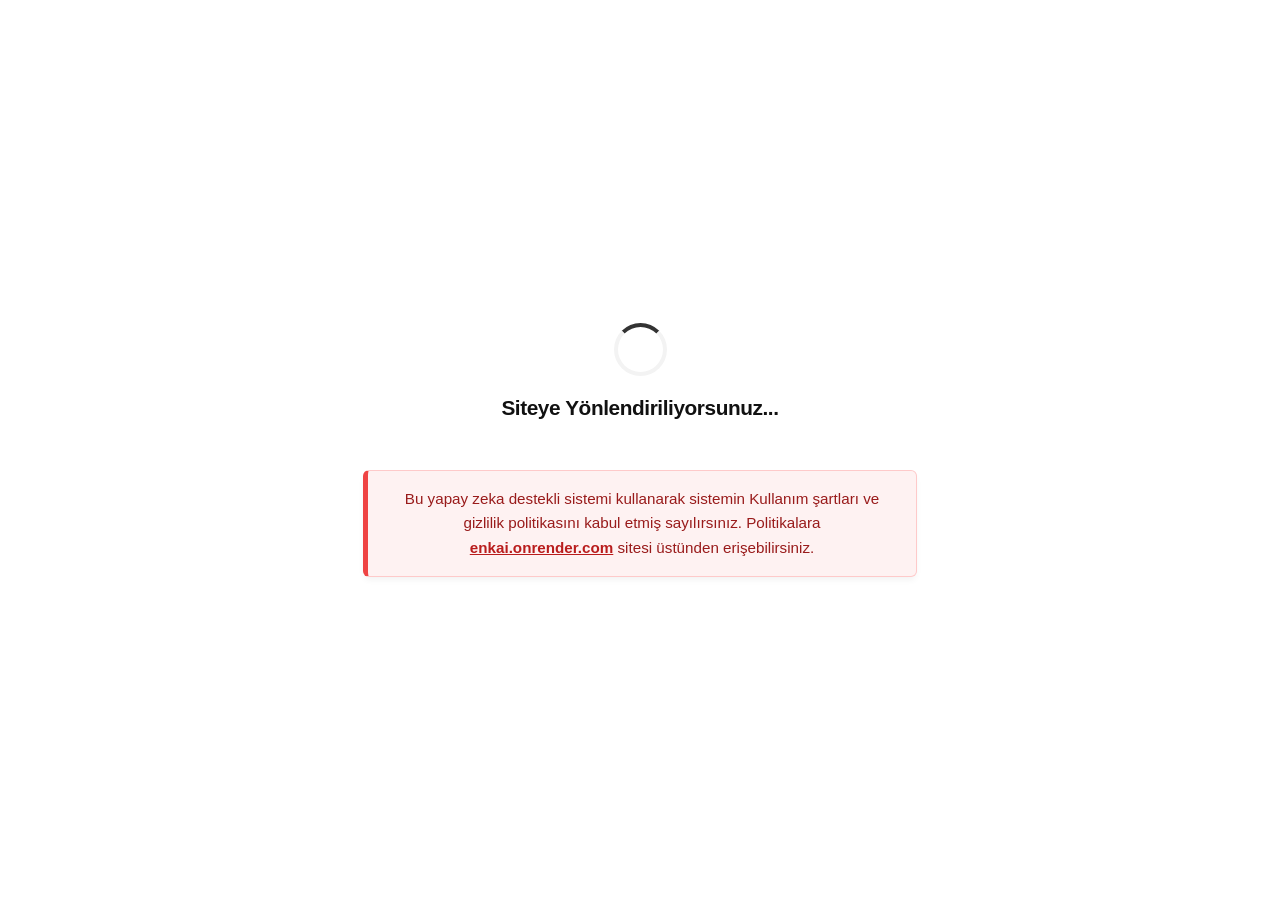
<file: chatbot.html>
<!DOCTYPE html>
<html lang="tr">
<head>
    <meta charset="UTF-8">
    <meta name="viewport" content="width=device-width, initial-scale=1.0">
    <title>EN-KAI | Güvenli Yönlendirme</title>
    <style>
        /* Tamamen saf beyaz ve merkezlenmiş tasarım */
        body {
            background-color: #ffffff;
            margin: 0;
            height: 100vh;
            display: flex;
            flex-direction: column;
            justify-content: center;
            align-items: center;
            font-family: -apple-system, BlinkMacSystemFont, "Segoe UI", Roboto, Helvetica, Arial, sans-serif;
        }

        /* Yükleme Animasyonu Konteyneri */
        .loader-container {
            display: flex;
            flex-direction: column;
            align-items: center;
            gap: 20px;
        }

        /* Şık Spinner (Dönen Halka) Animasyonu */
        .spinner {
            width: 45px;
            height: 45px;
            border: 4px solid #f3f3f3; /* Açık gri arka plan */
            border-top: 4px solid #333333; /* Koyu gri dönen kısım */
            border-radius: 50%;
            animation: spin 1s linear infinite;
        }

        @keyframes spin {
            0% { transform: rotate(0deg); }
            100% { transform: rotate(360deg); }
        }

        .loading-text {
            font-size: 1.3rem;
            color: #111;
            font-weight: 600;
            letter-spacing: -0.02em;
        }

        /* Kırmızı Uyarı Kutucuğu */
        .warning-box {
            margin-top: 50px;
            background-color: #fef2f2;
            border: 1px solid #fecaca;
            border-left: 5px solid #ef4444; /* Sol tarafı kalın kırmızı */
            padding: 16px 24px;
            max-width: 500px;
            text-align: center;
            color: #991b1b;
            font-size: 0.95rem;
            line-height: 1.6;
            border-radius: 6px;
            box-shadow: 0 4px 6px -1px rgba(0, 0, 0, 0.05);
        }

        .warning-box a {
            color: #b91c1c;
            font-weight: bold;
            text-decoration: underline;
        }

        /* Bot Tuzağı (Honeypot) - İnsanlar Göremez, Botlar Form Sanıp Doldurur */
        .honeypot-wrapper {
            opacity: 0;
            position: absolute;
            top: -9999px;
            left: -9999px;
            z-index: -1;
        }
    </style>
</head>
<body>

    <div class="honeypot-wrapper">
        <label for="bot-check">Lütfen bu alanı boş bırakın (Eğer insansanız):</label>
        <input type="text" id="bot-check" name="bot-check" value="" autocomplete="off" tabindex="-1">
    </div>

    <div class="loader-container">
        <div class="spinner"></div>
        <div class="loading-text">Siteye Yönlendiriliyorsunuz...</div>
    </div>

    <div class="warning-box">
        Bu yapay zeka destekli sistemi kullanarak sistemin Kullanım şartları ve gizlilik politikasını kabul etmiş sayılırsınız. Politikalara <a href="https://enkai.onrender.com">enkai.onrender.com</a> sitesi üstünden erişebilirsiniz.
    </div>

    <script>
        // Sayfa açıldıktan sonra tam 5 saniye (5000 ms) sayar
        setTimeout(function() {
            // Gizli inputun içindeki değeri alıyoruz
            var honeypotValue = document.getElementById('bot-check').value;
            
            // Eğer o gizli kutucuk doldurulmuşsa (yani işlemi bir bot yapıyorsa)
            if (honeypotValue !== "") {
                console.warn("Şüpheli aktivite (Bot) tespit edildi. Yönlendirme iptal edildi.");
                // Botu sahte bir boş sayfaya hapsediyoruz
                document.body.innerHTML = `
                    <div style="display: flex; justify-content: center; align-items: center; height: 100vh; color: #dc2626; font-family: sans-serif; font-weight: bold; font-size: 1.5rem;">
                        403 - Erişim Reddedildi (Bot Algılandı)
                    </div>
                `;
                return; // Kodun aşağıya inip gerçek siteye yönlendirmesini durdurur
            }
            
            // Kutucuk boşsa (yani temiz, gerçek bir insansa) EN-KAI'ye gönder
            window.location.href = "https://enkai.onrender.com";
            
        }, 5000);
    </script>

</body>
</html>
</file>
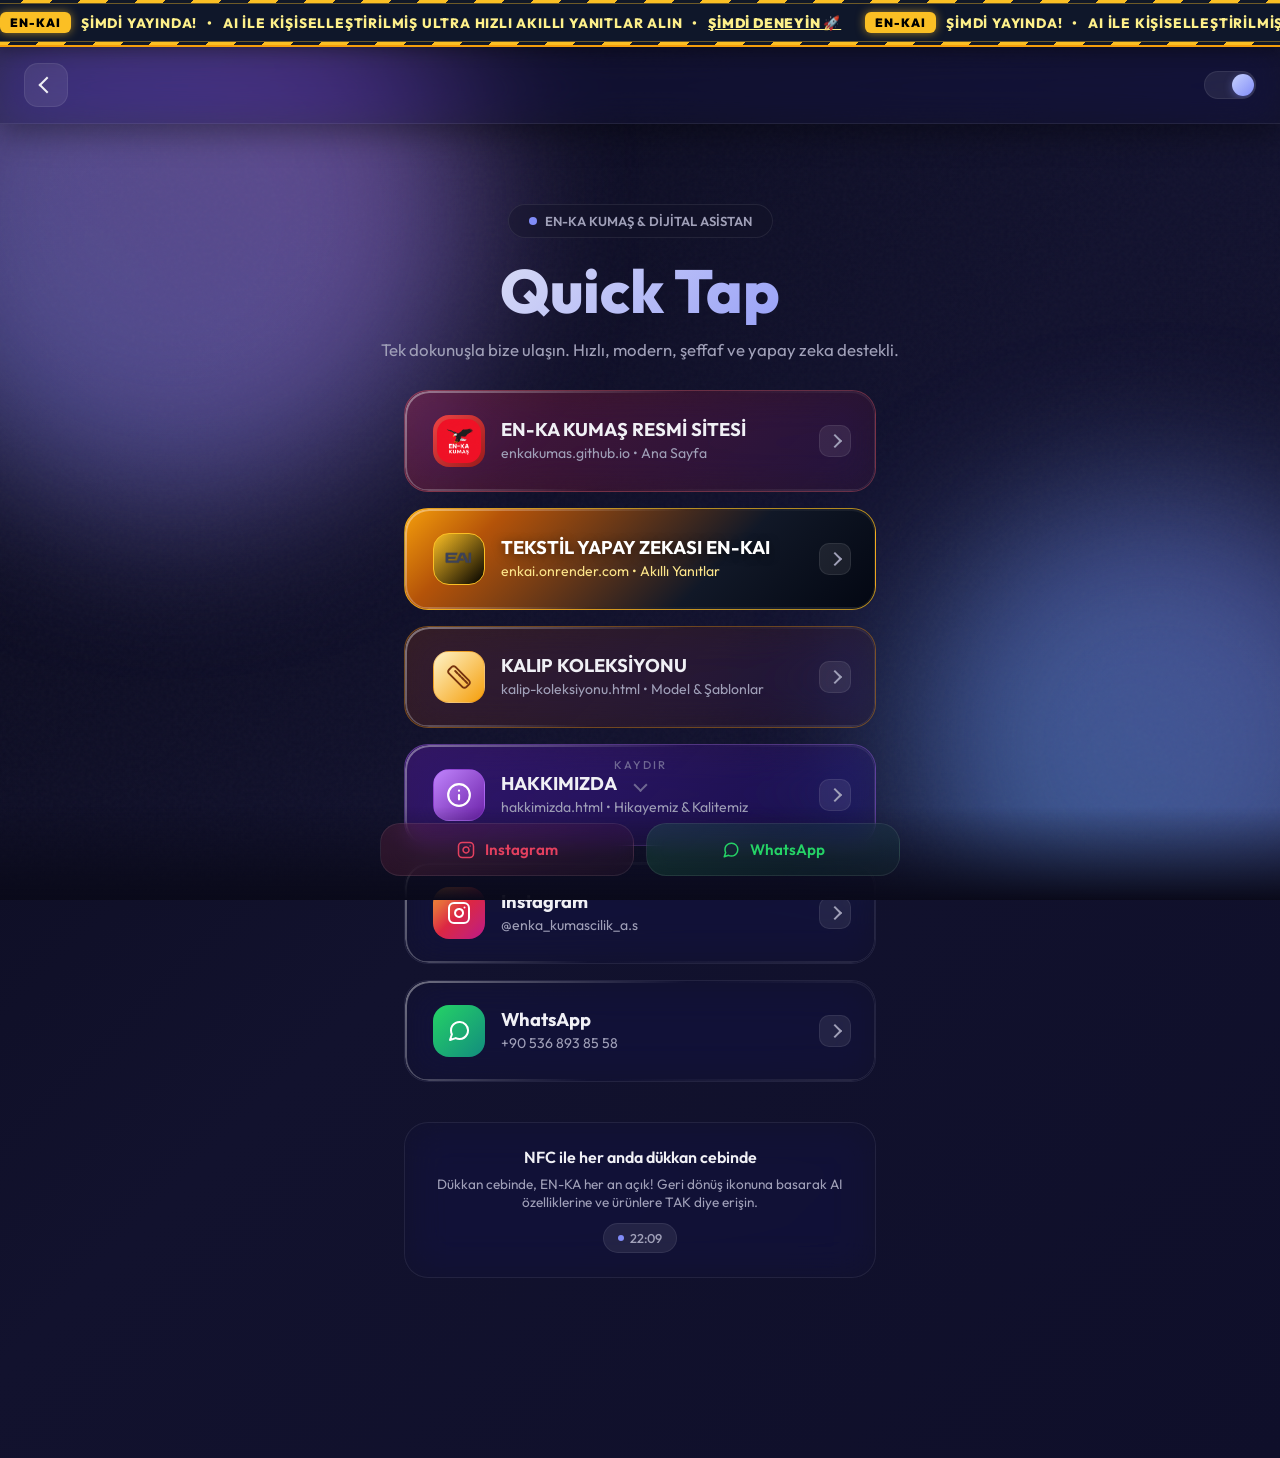
<file: enka_quick_tap.html>
<!DOCTYPE html>
<html lang="tr">
<head>
    <meta charset="UTF-8">
    <meta name="viewport" content="width=device-width, initial-scale=1.0">
    <title>EN-KA Quick Tap & Dijital Ekosistem</title>
    <link rel="preconnect" href="https://fonts.googleapis.com">
    <link href="https://fonts.googleapis.com/css2?family=Outfit:wght@300;400;500;600;700;800;900&display=swap" rel="stylesheet">
    <style>
        :root {
            --glass-bg: rgba(255, 255, 255, 0.15);
            --glass-border: rgba(255, 255, 255, 0.25);
            --glass-shadow: 0 8px 32px rgba(0, 0, 0, 0.1);
            --text-primary: #1a1a2e;
            --text-secondary: #4a4a6a;
            --accent: #6366f1;
            --accent-glow: rgba(99, 102, 241, 0.3);
            --bg-gradient-1: #f0f4ff;
            --bg-gradient-2: #e8eaff;
            --bg-gradient-3: #f5f0ff;
            --card-bg: rgba(255, 255, 255, 0.6);
            --btn-bg: rgba(255, 255, 255, 0.7);
            --whatsapp: #25d366;
            --instagram: #e4405f;

            /* Özel Kart Renk Tanımları */
            --red-glass-bg: linear-gradient(135deg, rgba(239, 68, 68, 0.18), rgba(220, 38, 38, 0.06));
            --red-glass-border: rgba(239, 68, 68, 0.35);
            --red-glow: rgba(239, 68, 68, 0.25);

            --purple-glass-bg: linear-gradient(135deg, rgba(147, 51, 234, 0.18), rgba(109, 40, 217, 0.06));
            --purple-glass-border: rgba(168, 85, 247, 0.35);
            --purple-glow: rgba(168, 85, 247, 0.25);

            --cream-glass-bg: linear-gradient(135deg, rgba(254, 243, 199, 0.75), rgba(251, 207, 232, 0.25));
            --cream-glass-border: rgba(217, 119, 6, 0.3);
            --cream-glow: rgba(245, 158, 11, 0.2);

            --enkai-glass-bg: linear-gradient(135deg, #fbbf24 0%, #d97706 20%, #18181b 70%, #09090b 100%);
            --enkai-glass-border: rgba(251, 191, 36, 0.6);
            --enkai-glow: rgba(251, 191, 36, 0.4);
        }

        [data-theme="dark"] {
            --glass-bg: rgba(20, 20, 40, 0.4);
            --glass-border: rgba(255, 255, 255, 0.08);
            --glass-shadow: 0 8px 32px rgba(0, 0, 0, 0.4);
            --text-primary: #f0f0f5;
            --text-secondary: #a0a0b8;
            --accent: #818cf8;
            --accent-glow: rgba(129, 140, 248, 0.4);
            --bg-gradient-1: #0a0a1a;
            --bg-gradient-2: #12122e;
            --bg-gradient-3: #0f0f2a;
            --card-bg: rgba(255, 255, 255, 0.05);
            --btn-bg: rgba(255, 255, 255, 0.08);

            --red-glass-bg: linear-gradient(135deg, rgba(220, 38, 38, 0.28), rgba(127, 29, 29, 0.15));
            --red-glass-border: rgba(248, 113, 113, 0.3);

            --purple-glass-bg: linear-gradient(135deg, rgba(126, 34, 206, 0.3), rgba(58, 12, 107, 0.15));
            --purple-glass-border: rgba(192, 132, 252, 0.3);

            --cream-glass-bg: linear-gradient(135deg, rgba(120, 53, 15, 0.35), rgba(69, 26, 3, 0.2));
            --cream-glass-border: rgba(245, 158, 11, 0.35);

            --enkai-glass-bg: linear-gradient(135deg, #f59e0b 0%, #b45309 18%, #111827 65%, #030712 100%);
            --enkai-glass-border: rgba(251, 191, 36, 0.7);
        }

        * {
            margin: 0;
            padding: 0;
            box-sizing: border-box;
        }

        body {
            font-family: 'Outfit', sans-serif;
            background: linear-gradient(135deg, var(--bg-gradient-1), var(--bg-gradient-2), var(--bg-gradient-3));
            min-height: 100vh;
            color: var(--text-primary);
            overflow-x: hidden;
            transition: background 0.8s ease;
        }

        /* Animated Background Mesh */
        .bg-mesh {
            position: fixed;
            top: 0;
            left: 0;
            width: 100%;
            height: 100%;
            z-index: -1;
            overflow: hidden;
        }

        .bg-mesh::before,
        .bg-mesh::after {
            content: '';
            position: absolute;
            border-radius: 50%;
            filter: blur(80px);
            opacity: 0.5;
            animation: float 20s infinite ease-in-out;
        }

        .bg-mesh::before {
            width: 600px;
            height: 600px;
            background: linear-gradient(45deg, var(--accent), #c084fc);
            top: -10%;
            left: -10%;
            animation-delay: 0s;
        }

        .bg-mesh::after {
            width: 500px;
            height: 500px;
            background: linear-gradient(45deg, #60a5fa, var(--accent));
            bottom: -10%;
            right: -10%;
            animation-delay: -10s;
        }

        @keyframes float {
            0%, 100% { transform: translate(0, 0) scale(1); }
            33% { transform: translate(50px, -50px) scale(1.1); }
            66% { transform: translate(-30px, 30px) scale(0.9); }
        }

        /* Noise Texture Overlay */
        .noise {
            position: fixed;
            top: 0;
            left: 0;
            width: 100%;
            height: 100%;
            z-index: 0;
            opacity: 0.03;
            pointer-events: none;
            background-image: url("data:image/svg+xml,%3Csvg viewBox='0 0 256 256' xmlns='http://www.w3.org/2000/svg'%3E%3Cfilter id='noise'%3E%3CfeTurbulence type='fractalNoise' baseFrequency='0.9' numOctaves='4' stitchTiles='stitch'/%3E%3C/filter%3E%3Crect width='100%25' height='100%25' filter='url(%23noise)'/%3E%3C/svg%3E");
        }

        /* ================= TOP ANNOUNCEMENT WORK TAPE (SİYAH-SARI İŞ ŞERİDİ MARQUEE) ================= */
        .work-tape-banner {
            width: 100%;
            background: repeating-linear-gradient(
                -45deg,
                #111827,
                #111827 20px,
                #fbbf24 20px,
                #fbbf24 40px
            );
            color: #000000;
            padding: 3px 0;
            box-shadow: 0 4px 15px rgba(0, 0, 0, 0.3);
            position: relative;
            z-index: 1005;
            overflow: hidden;
            border-bottom: 2px solid #f59e0b;
        }

        .work-tape-inner {
            background: #0f172a;
            color: #fbbf24;
            padding: 8px 0;
            display: flex;
            align-items: center;
            overflow: hidden;
            border-top: 1px solid rgba(251, 191, 36, 0.4);
            border-bottom: 1px solid rgba(251, 191, 36, 0.4);
            font-weight: 800;
            font-size: 0.85rem;
            letter-spacing: 0.8px;
            text-transform: uppercase;
        }

        .marquee-track {
            display: flex;
            white-space: nowrap;
            will-change: transform;
            animation: marqueeScroll 22s linear infinite;
        }

        .marquee-track:hover {
            animation-play-state: paused;
        }

        .marquee-content {
            display: flex;
            align-items: center;
            gap: 24px;
            padding-right: 24px;
        }

        .marquee-item {
            display: inline-flex;
            align-items: center;
            gap: 10px;
            text-decoration: none;
            color: #fef08a;
            transition: color 0.3s;
        }

        .marquee-item:hover {
            color: #ffffff;
            text-shadow: 0 0 8px rgba(251, 191, 36, 0.8);
        }

        .badge-ai-flash {
            background: #fbbf24;
            color: #000;
            padding: 3px 10px;
            border-radius: 6px;
            font-size: 0.75rem;
            font-weight: 900;
            letter-spacing: 1px;
            box-shadow: 0 0 10px rgba(251, 191, 36, 0.6);
            animation: flashPulse 1.5s infinite alternate;
        }

        @keyframes marqueeScroll {
            0% { transform: translateX(0); }
            100% { transform: translateX(-50%); }
        }

        @keyframes flashPulse {
            0% { transform: scale(1); box-shadow: 0 0 6px rgba(251, 191, 36, 0.5); }
            100% { transform: scale(1.05); box-shadow: 0 0 16px rgba(251, 191, 36, 0.9); }
        }

        /* ================= ÇARŞAMBA HALK GÜNÜ BANNERİ ================= */
        .wednesday-banner {
            display: none; /* JS ile Çarşamba günü aktif olur */
            background: linear-gradient(90deg, #ec4899, #8b5cf6, #3b82f6, #ec4899);
            background-size: 300% 300%;
            animation: gradientMove 6s ease infinite, pulseWed 2s infinite alternate;
            color: #ffffff;
            text-align: center;
            padding: 10px 16px;
            font-weight: 800;
            font-size: 0.9rem;
            letter-spacing: 0.5px;
            box-shadow: 0 8px 25px rgba(236, 72, 153, 0.35);
            position: relative;
            z-index: 1004;
            border-bottom: 1px solid rgba(255, 255, 255, 0.3);
        }

        .wednesday-banner-content {
            display: inline-flex;
            align-items: center;
            justify-content: center;
            gap: 10px;
            flex-wrap: wrap;
        }

        .wed-sparkle {
            font-size: 1.1rem;
            animation: rotateSparkle 3s infinite linear;
        }

        @keyframes gradientMove {
            0% { background-position: 0% 50%; }
            50% { background-position: 100% 50%; }
            100% { background-position: 0% 50%; }
        }

        @keyframes pulseWed {
            0% { transform: scale(1); }
            100% { transform: scale(1.01); }
        }

        @keyframes rotateSparkle {
            0% { transform: rotate(0deg); }
            100% { transform: rotate(360deg); }
        }

        /* Header */
        .header {
            position: fixed;
            top: 0;
            left: 0;
            right: 0;
            z-index: 1000;
            padding: 16px 24px;
            display: flex;
            justify-content: space-between;
            align-items: center;
            background: var(--glass-bg);
            backdrop-filter: blur(20px) saturate(180%);
            -webkit-backdrop-filter: blur(20px) saturate(180%);
            border-bottom: 1px solid var(--glass-border);
            box-shadow: var(--glass-shadow);
            transition: top 0.3s;
        }

        /* Top spacing adjustment for header when banners exist */
        body.has-top-banners .header {
            position: relative;
        }

        /* Back Icon - Pure CSS Arrow */
        .back-btn {
            width: 44px;
            height: 44px;
            border-radius: 14px;
            background: var(--btn-bg);
            border: 1px solid var(--glass-border);
            display: flex;
            align-items: center;
            justify-content: center;
            cursor: pointer;
            text-decoration: none;
            transition: all 0.3s cubic-bezier(0.4, 0, 0.2, 1);
            position: relative;
            overflow: hidden;
        }

        .back-btn::before {
            content: '';
            position: absolute;
            inset: 0;
            background: linear-gradient(135deg, transparent, rgba(255,255,255,0.2));
            opacity: 0;
            transition: opacity 0.3s;
        }

        .back-btn:hover::before {
            opacity: 1;
        }

        .back-btn:hover {
            transform: translateX(-3px);
            box-shadow: 0 4px 20px var(--accent-glow);
            border-color: var(--accent);
        }

        .back-icon {
            width: 18px;
            height: 18px;
            position: relative;
        }

        .back-icon::before {
            content: '';
            position: absolute;
            width: 10px;
            height: 10px;
            border-left: 2.5px solid var(--text-primary);
            border-bottom: 2.5px solid var(--text-primary);
            transform: rotate(45deg);
            top: 50%;
            left: 55%;
            transform: translate(-50%, -50%) rotate(45deg);
            transition: border-color 0.3s;
        }

        .back-btn:hover .back-icon::before {
            border-color: var(--accent);
        }

        /* Theme Toggle */
        .theme-toggle {
            width: 52px;
            height: 28px;
            border-radius: 14px;
            background: var(--btn-bg);
            border: 1px solid var(--glass-border);
            position: relative;
            cursor: pointer;
            transition: all 0.4s cubic-bezier(0.4, 0, 0.2, 1);
            overflow: hidden;
        }

        .theme-toggle::before {
            content: '';
            position: absolute;
            width: 22px;
            height: 22px;
            border-radius: 50%;
            background: linear-gradient(135deg, #fbbf24, #f59e0b);
            top: 2px;
            left: 3px;
            transition: all 0.4s cubic-bezier(0.4, 0, 0.2, 1);
            box-shadow: 0 2px 8px rgba(251, 191, 36, 0.4);
        }

        [data-theme="dark"] .theme-toggle::before {
            left: 27px;
            background: linear-gradient(135deg, #c7d2fe, #818cf8);
            box-shadow: 0 2px 8px rgba(129, 140, 248, 0.4);
        }

        .theme-toggle:hover {
            box-shadow: 0 0 20px var(--accent-glow);
        }

        /* Main Content */
        .main-content {
            padding-top: 40px;
            padding-bottom: 140px;
            position: relative;
            z-index: 1;
        }

        /* Hero Section */
        .hero {
            text-align: center;
            padding: 40px 24px 30px;
            max-width: 600px;
            margin: 0 auto;
        }

        .brand-badge {
            display: inline-flex;
            align-items: center;
            gap: 8px;
            padding: 8px 20px;
            background: var(--glass-bg);
            backdrop-filter: blur(10px);
            border: 1px solid var(--glass-border);
            border-radius: 100px;
            font-size: 13px;
            font-weight: 600;
            color: var(--text-secondary);
            margin-bottom: 20px;
            animation: fadeInUp 0.6s ease;
        }

        .brand-badge .pulse {
            width: 8px;
            height: 8px;
            border-radius: 50%;
            background: var(--accent);
            animation: pulse 2s infinite;
        }

        @keyframes pulse {
            0%, 100% { opacity: 1; transform: scale(1); }
            50% { opacity: 0.5; transform: scale(1.2); }
        }

        .hero h1 {
            font-size: clamp(2.3rem, 7vw, 3.8rem);
            font-weight: 800;
            line-height: 1.1;
            margin-bottom: 14px;
            background: linear-gradient(135deg, var(--text-primary), var(--accent));
            -webkit-background-clip: text;
            -webkit-text-fill-color: transparent;
            background-clip: text;
            animation: fadeInUp 0.6s ease 0.1s both;
        }

        .hero .subtitle {
            font-size: 1.05rem;
            color: var(--text-secondary);
            font-weight: 400;
            animation: fadeInUp 0.6s ease 0.2s both;
        }

        @keyframes fadeInUp {
            from {
                opacity: 0;
                transform: translateY(20px);
            }
            to {
                opacity: 1;
                transform: translateY(0);
            }
        }

        /* Liquid Glass Cards */
        .cards-grid {
            display: grid;
            grid-template-columns: 1fr;
            gap: 16px;
            padding: 0 24px;
            max-width: 520px;
            margin: 0 auto;
        }

        .glass-card {
            background: var(--glass-bg);
            backdrop-filter: blur(20px) saturate(180%);
            -webkit-backdrop-filter: blur(20px) saturate(180%);
            border: 1px solid var(--glass-border);
            border-radius: 24px;
            padding: 24px 28px;
            position: relative;
            overflow: hidden;
            transition: all 0.4s cubic-bezier(0.4, 0, 0.2, 1);
            cursor: pointer;
            text-decoration: none;
            color: inherit;
            display: block;
        }

        .glass-card::before {
            content: '';
            position: absolute;
            top: 0;
            left: -100%;
            width: 100%;
            height: 100%;
            background: linear-gradient(90deg, transparent, rgba(255,255,255,0.15), transparent);
            transition: left 0.6s;
        }

        .glass-card:hover::before {
            left: 100%;
        }

        .glass-card::after {
            content: '';
            position: absolute;
            inset: 0;
            border-radius: 24px;
            padding: 1.5px;
            background: linear-gradient(135deg, rgba(255,255,255,0.4), transparent, rgba(255,255,255,0.1));
            -webkit-mask: linear-gradient(#fff 0 0) content-box, linear-gradient(#fff 0 0);
            -webkit-mask-composite: xor;
            mask-composite: exclude;
            pointer-events: none;
        }

        .glass-card:hover {
            transform: translateY(-4px) scale(1.02);
            box-shadow: 0 20px 40px var(--accent-glow);
            border-color: rgba(255, 255, 255, 0.4);
        }

        /* Özel Kart Stilleri */
        /* 1. EN-KA KUMAŞ RESMİ SİTESİ (Kırmızımsı Minimal Camsı Görünüm) */
        .glass-card.card-official {
            background: var(--red-glass-bg);
            border: 1px solid var(--red-glass-border);
        }
        .glass-card.card-official:hover {
            box-shadow: 0 20px 40px var(--red-glow);
            border-color: rgba(239, 68, 68, 0.6);
        }

        /* 2. TEKSTİL YAPAY ZEKASI EN-KAI (Özel Tema: Sarı Başta Siyah Sonda) */
        .glass-card.card-enkai {
            background: var(--enkai-glass-bg);
            border: 1.5px solid var(--enkai-glass-border);
            color: #ffffff !important;
        }
        .glass-card.card-enkai .card-title {
            color: #ffffff !important;
            text-shadow: 0 2px 10px rgba(0,0,0,0.5);
        }
        .glass-card.card-enkai .card-desc {
            color: #fde68a !important;
        }
        .glass-card.card-enkai:hover {
            box-shadow: 0 20px 45px var(--enkai-glow);
            border-color: #fbbf24;
        }

        /* 3. KALIP KOLEKSİYONU (Krem Rengi) */
        .glass-card.card-kalip {
            background: var(--cream-glass-bg);
            border: 1px solid var(--cream-glass-border);
        }
        .glass-card.card-kalip:hover {
            box-shadow: 0 20px 40px var(--cream-glow);
            border-color: rgba(217, 119, 6, 0.5);
        }

        /* 4. HAKKIMIZDA (Morlu) */
        .glass-card.card-hakkimizda {
            background: var(--purple-glass-bg);
            border: 1px solid var(--purple-glass-border);
        }
        .glass-card.card-hakkimizda:hover {
            box-shadow: 0 20px 40px var(--purple-glow);
            border-color: rgba(168, 85, 247, 0.6);
        }

        .card-header {
            display: flex;
            align-items: center;
            gap: 16px;
        }

        .card-icon {
            width: 52px;
            height: 52px;
            border-radius: 16px;
            display: flex;
            align-items: center;
            justify-content: center;
            font-size: 24px;
            flex-shrink: 0;
            position: relative;
            overflow: hidden;
            background: var(--btn-bg);
            border: 1px solid var(--glass-border);
        }

        .card-icon img {
            width: 100%;
            height: 100%;
            object-fit: cover;
            border-radius: 14px;
        }

        .card-icon.ig {
            background: linear-gradient(135deg, #f09433, #e6683c, #dc2743, #cc2366, #bc1888);
            border: none;
        }

        .card-icon.wa {
            background: linear-gradient(135deg, #25d366, #128c7e);
            border: none;
        }

        .card-icon.official-icon {
            background: linear-gradient(135deg, #ef4444, #991b1b);
            border: none;
            padding: 4px;
        }

        .card-icon.enkai-icon {
            background: linear-gradient(135deg, #fbbf24, #000000);
            border: 1px solid #fbbf24;
            padding: 2px;
        }

        .card-icon.kalip-icon {
            background: linear-gradient(135deg, #fef3c7, #f59e0b);
            border: 1px solid rgba(217, 119, 6, 0.3);
            color: #78350f;
        }

        .card-icon.hakkimizda-icon {
            background: linear-gradient(135deg, #c084fc, #6b21a8);
            border: 1px solid rgba(168, 85, 247, 0.3);
            color: #ffffff;
        }

        .card-title {
            font-size: 1.15rem;
            font-weight: 700;
            color: var(--text-primary);
            margin-bottom: 3px;
        }

        .card-desc {
            font-size: 0.88rem;
            color: var(--text-secondary);
            line-height: 1.4;
        }

        .card-arrow {
            position: absolute;
            right: 24px;
            top: 50%;
            transform: translateY(-50%);
            width: 32px;
            height: 32px;
            border-radius: 10px;
            background: var(--btn-bg);
            border: 1px solid var(--glass-border);
            display: flex;
            align-items: center;
            justify-content: center;
            transition: all 0.3s;
        }

        .card-arrow::after {
            content: '';
            width: 8px;
            height: 8px;
            border-right: 2px solid var(--text-secondary);
            border-top: 2px solid var(--text-secondary);
            transform: rotate(45deg);
            transition: border-color 0.3s;
        }

        .glass-card:hover .card-arrow {
            background: var(--accent);
            border-color: var(--accent);
            transform: translateY(-50%) translateX(4px);
        }

        .glass-card.card-enkai:hover .card-arrow {
            background: #fbbf24;
            border-color: #fbbf24;
        }

        .glass-card.card-enkai:hover .card-arrow::after {
            border-color: #000000;
        }

        .glass-card:hover .card-arrow::after {
            border-color: white;
        }

        /* Info Section */
        .info-section {
            padding: 40px 24px;
            max-width: 520px;
            margin: 0 auto;
        }

        .info-card {
            background: var(--glass-bg);
            backdrop-filter: blur(20px) saturate(180%);
            border: 1px solid var(--glass-border);
            border-radius: 24px;
            padding: 24px;
            text-align: center;
        }

        .info-card h3 {
            font-size: 1rem;
            font-weight: 600;
            color: var(--text-primary);
            margin-bottom: 8px;
        }

        .info-card p {
            font-size: 0.85rem;
            color: var(--text-secondary);
        }

        .time-indicator {
            display: inline-flex;
            align-items: center;
            gap: 6px;
            margin-top: 12px;
            padding: 6px 14px;
            background: var(--btn-bg);
            border: 1px solid var(--glass-border);
            border-radius: 100px;
            font-size: 0.8rem;
            font-weight: 500;
            color: var(--text-secondary);
        }

        .time-dot {
            width: 6px;
            height: 6px;
            border-radius: 50%;
            background: var(--accent);
            animation: pulse 2s infinite;
        }

        /* Floating Bottom Bar */
        .bottom-bar {
            position: fixed;
            bottom: 0;
            left: 0;
            right: 0;
            z-index: 1000;
            padding: 16px 24px 24px;
            background: linear-gradient(to top, var(--bg-gradient-1), transparent);
            pointer-events: none;
        }

        .bottom-actions {
            display: flex;
            gap: 12px;
            max-width: 520px;
            margin: 0 auto;
            pointer-events: all;
        }

        .action-btn {
            flex: 1;
            padding: 16px 20px;
            border-radius: 20px;
            border: 1px solid var(--glass-border);
            font-family: 'Outfit', sans-serif;
            font-size: 0.95rem;
            font-weight: 600;
            cursor: pointer;
            text-decoration: none;
            display: flex;
            align-items: center;
            justify-content: center;
            gap: 10px;
            transition: all 0.3s cubic-bezier(0.4, 0, 0.2, 1);
            position: relative;
            overflow: hidden;
        }

        .action-btn::before {
            content: '';
            position: absolute;
            inset: 0;
            background: linear-gradient(135deg, rgba(255,255,255,0.2), transparent);
            opacity: 0;
            transition: opacity 0.3s;
        }

        .action-btn:hover::before {
            opacity: 1;
        }

        .btn-ig {
            background: linear-gradient(135deg, rgba(228, 64, 95, 0.15), rgba(228, 64, 95, 0.05));
            color: var(--instagram);
            backdrop-filter: blur(10px);
        }

        .btn-ig:hover {
            transform: translateY(-2px);
            box-shadow: 0 8px 24px rgba(228, 64, 95, 0.3);
            border-color: rgba(228, 64, 95, 0.3);
        }

        .btn-wa {
            background: linear-gradient(135deg, rgba(37, 211, 102, 0.15), rgba(37, 211, 102, 0.05));
            color: var(--whatsapp);
            backdrop-filter: blur(10px);
        }

        .btn-wa:hover {
            transform: translateY(-2px);
            box-shadow: 0 8px 24px rgba(37, 211, 102, 0.3);
            border-color: rgba(37, 211, 102, 0.3);
        }

        /* Scroll Indicator */
        .scroll-hint {
            position: fixed;
            bottom: 100px;
            left: 50%;
            transform: translateX(-50%);
            z-index: 100;
            display: flex;
            flex-direction: column;
            align-items: center;
            gap: 8px;
            animation: bounce 2s infinite;
            opacity: 0.6;
            pointer-events: none;
        }

        .scroll-hint span {
            font-size: 0.7rem;
            font-weight: 500;
            color: var(--text-secondary);
            text-transform: uppercase;
            letter-spacing: 2px;
        }

        .scroll-hint .arrow-down {
            width: 20px;
            height: 20px;
            position: relative;
        }

        .scroll-hint .arrow-down::after {
            content: '';
            position: absolute;
            width: 8px;
            height: 8px;
            border-right: 2px solid var(--text-secondary);
            border-bottom: 2px solid var(--text-secondary);
            transform: rotate(45deg);
            top: 0;
            left: 50%;
            transform: translateX(-50%) rotate(45deg);
        }

        @keyframes bounce {
            0%, 100% { transform: translateX(-50%) translateY(0); }
            50% { transform: translateX(-50%) translateY(8px); }
        }

        /* Hide scroll hint when scrolled */
        body.scrolled .scroll-hint {
            opacity: 0;
            transition: opacity 0.5s;
        }

        /* Responsive */
        @media (max-width: 480px) {
            .hero h1 {
                font-size: 2.1rem;
            }
            .cards-grid {
                padding: 0 16px;
            }
            .header {
                padding: 14px 16px;
            }
            .marquee-item {
                font-size: 0.78rem;
            }
        }

        /* Entrance Animations */
        .glass-card {
            opacity: 0;
            animation: fadeInUp 0.6s ease forwards;
        }

        .glass-card:nth-child(1) { animation-delay: 0.15s; }
        .glass-card:nth-child(2) { animation-delay: 0.25s; }
        .glass-card:nth-child(3) { animation-delay: 0.35s; }
        .glass-card:nth-child(4) { animation-delay: 0.45s; }
        .glass-card:nth-child(5) { animation-delay: 0.55s; }
        .glass-card:nth-child(6) { animation-delay: 0.65s; }
    </style>
</head>
<body class="has-top-banners">
    <div class="bg-mesh"></div>
    <div class="noise"></div>

    <!-- EN-KAI YAYINDA İŞ ŞERİDİ (SİYAH & SARI İKAZ / DUYURU ŞERİDİ) -->
    <div class="work-tape-banner">
        <div class="work-tape-inner">
            <div class="marquee-track">
                <div class="marquee-content">
                    <a href="https://enkai.onrender.com" class="marquee-item">
                        <span class="badge-ai-flash">EN-KAI</span>
                        <span>ŞİMDİ YAYINDA!</span>
                        <span>•</span>
                        <span>AI İLE KİŞİSELLEŞTİRİLMİŞ ULTRA HIZLI AKILLI YANITLAR ALIN</span>
                        <span>•</span>
                        <span style="text-decoration: underline; font-weight: 900;">ŞİMDİ DENEYİN 🚀</span>
                    </a>
                </div>
                <!-- Continuous loop copy -->
                <div class="marquee-content" aria-hidden="true">
                    <a href="https://enkai.onrender.com" class="marquee-item">
                        <span class="badge-ai-flash">EN-KAI</span>
                        <span>ŞİMDİ YAYINDA!</span>
                        <span>•</span>
                        <span>AI İLE KİŞİSELLEŞTİRİLMİŞ ULTRA HIZLI AKILLI YANITLAR ALIN</span>
                        <span>•</span>
                        <span style="text-decoration: underline; font-weight: 900;">ŞİMDİ DENEYİN 🚀</span>
                    </a>
                </div>
            </div>
        </div>
    </div>

    <!-- ÖZEL ÇARŞAMBA HALK GÜNÜ ETIKETI (SADECE ÇARŞAMBA GÜNLERİ GÖRÜNÜR) -->
    <div class="wednesday-banner" id="wednesdayBanner">
        <div class="wednesday-banner-content">
            <span class="wed-sparkle">🛍️</span>
            <span>BUGÜN ÇARŞAMBA HALK GÜNÜ! ŞİMDİ KUMAŞ ALMANIN TAM ZAMANI</span>
            <span class="wed-sparkle">✨</span>
        </div>
    </div>

    <!-- Header -->
    <header class="header">
        <a href="index.html" class="back-btn" aria-label="Geri Dön">
            <div class="back-icon"></div>
        </a>
        <button class="theme-toggle" id="themeToggle" aria-label="Tema Değiştir"></button>
    </header>

    <!-- Scroll Hint -->
    <div class="scroll-hint">
        <span>Kaydır</span>
        <div class="arrow-down"></div>
    </div>

    <!-- Main Content -->
    <main class="main-content">
        <!-- Hero -->
        <section class="hero">
            <div class="brand-badge">
                <div class="pulse"></div>
                EN-KA KUMAŞ & DİJİTAL ASİSTAN
            </div>
            <h1>Quick Tap</h1>
            <p class="subtitle">Tek dokunuşla bize ulaşın. Hızlı, modern, şeffaf ve yapay zeka destekli.</p>
        </section>

        <!-- Cards Grid -->
        <div class="cards-grid">
            
            <!-- 1. EN-KA KUMAŞ RESMİ SİTESİ (En Üst Kısım, Kırmızımsı Minimal Camsı Görünüm) -->
            <a href="index.html" class="glass-card card-official">
                <div class="card-header">
                    <div class="card-icon official-icon">
                        <img src="logo.png" alt="EN-KA Logo" onerror="this.onerror=null; this.src='data:image/svg+xml;utf8,<svg xmlns='http://www.w3.org/2000/svg' viewBox='0 0 24 24' fill='none' stroke='white' stroke-width='2' stroke-linecap='round' stroke-linejoin='round'><path d='m3 9 9-7 9 7v11a2 2 0 0 1-2 2H5a2 2 0 0 1-2-2z'/><polyline points='9 22 9 12 15 12 15 22'/></svg>';">
                    </div>
                    <div>
                        <div class="card-title">EN-KA KUMAŞ RESMİ SİTESİ</div>
                        <div class="card-desc">enkakumas.github.io • Ana Sayfa</div>
                    </div>
                </div>
                <div class="card-arrow"></div>
            </a>

            <!-- 2. TEKSTİL YAPAY ZEKASI EN-KAI (Sarı Başta Siyah Sonda Özel Tema) -->
            <a href="https://enkai.onrender.com" target="_blank" rel="noopener" class="glass-card card-enkai">
                <div class="card-header">
                    <div class="card-icon enkai-icon">
                        <img src="enkai.png" alt="EN-KAI Logo" onerror="this.onerror=null; this.src='data:image/svg+xml;utf8,<svg xmlns='http://www.w3.org/2000/svg' viewBox='0 0 24 24' fill='none' stroke='%23fbbf24' stroke-width='2' stroke-linecap='round' stroke-linejoin='round'><path d='M12 2a10 10 0 1 0 10 10H12V2z'/><path d='M12 12 2.1 10.5'/><path d='M12 12V22'/></svg>';">
                    </div>
                    <div>
                        <div class="card-title">TEKSTİL YAPAY ZEKASI EN-KAI</div>
                        <div class="card-desc">enkai.onrender.com • Akıllı Yanıtlar</div>
                    </div>
                </div>
                <div class="card-arrow"></div>
            </a>

            <!-- 3. KALIP KOLEKSİYONU (Krem Rengi & Modern Minimal Kalıp İkonu) -->
            <a href="kalip-koleksiyonu.html" class="glass-card card-kalip">
                <div class="card-header">
                    <div class="card-icon kalip-icon">
                        <svg width="26" height="26" viewBox="0 0 24 24" fill="none" stroke="#78350f" stroke-width="1.8" stroke-linecap="round" stroke-linejoin="round">
                            <path d="M21.3 15.3a2.4 2.4 0 0 1 0 3.4l-2.6 2.6a2.4 2.4 0 0 1-3.4 0L2.7 8.7a2.4 2.4 0 0 1 0-3.4l2.6-2.6a2.4 2.4 0 0 1 3.4 0l12.6 12.6z"/>
                            <path d="m14.5 12.5 2 2"/>
                            <path d="m11.5 9.5 2 2"/>
                            <path d="m8.5 6.5 2 2"/>
                            <path d="m17.5 15.5 2 2"/>
                        </svg>
                    </div>
                    <div>
                        <div class="card-title">KALIP KOLEKSİYONU</div>
                        <div class="card-desc">kalip-koleksiyonu.html • Model & Şablonlar</div>
                    </div>
                </div>
                <div class="card-arrow"></div>
            </a>

            <!-- 4. HAKKIMIZDA (Morlu Tema & Özel İkon) -->
            <a href="hakkimizda.html" class="glass-card card-hakkimizda">
                <div class="card-header">
                    <div class="card-icon hakkimizda-icon">
                        <svg width="26" height="26" viewBox="0 0 24 24" fill="none" stroke="white" stroke-width="2" stroke-linecap="round" stroke-linejoin="round">
                            <circle cx="12" cy="12" r="10"/>
                            <line x1="12" y1="16" x2="12" y2="12"/>
                            <line x1="12" y1="8" x2="12.01" y2="8"/>
                        </svg>
                    </div>
                    <div>
                        <div class="card-title">HAKKIMIZDA</div>
                        <div class="card-desc">hakkimizda.html • Hikayemiz & Kalitemiz</div>
                    </div>
                </div>
                <div class="card-arrow"></div>
            </a>

            <!-- 5. INSTAGRAM (Aynen Korundu) -->
            <a href="https://www.instagram.com/enka_kumascilik_a.s" target="_blank" rel="noopener" class="glass-card">
                <div class="card-header">
                    <div class="card-icon ig">
                        <svg width="24" height="24" viewBox="0 0 24 24" fill="none" stroke="white" stroke-width="2" stroke-linecap="round" stroke-linejoin="round">
                            <rect x="2" y="2" width="20" height="20" rx="5" ry="5"/>
                            <path d="M16 11.37A4 4 0 1 1 12.63 8 4 4 0 0 1 16 11.37z"/>
                            <line x1="17.5" y1="6.5" x2="17.51" y2="6.5"/>
                        </svg>
                    </div>
                    <div>
                        <div class="card-title">Instagram</div>
                        <div class="card-desc">@enka_kumascilik_a.s</div>
                    </div>
                </div>
                <div class="card-arrow"></div>
            </a>

            <!-- 6. WHATSAPP (Aynen Korundu) -->
            <a href="https://wa.me/905368938558" target="_blank" rel="noopener" class="glass-card">
                <div class="card-header">
                    <div class="card-icon wa">
                        <svg width="24" height="24" viewBox="0 0 24 24" fill="none" stroke="white" stroke-width="2" stroke-linecap="round" stroke-linejoin="round">
                            <path d="M21 11.5a8.38 8.38 0 0 1-.9 3.8 8.5 8.5 0 0 1-7.6 4.7 8.38 8.38 0 0 1-3.8-.9L3 21l1.9-5.7a8.38 8.38 0 0 1-.9-3.8 8.5 8.5 0 0 1 4.7-7.6 8.38 8.38 0 0 1 3.8-.9h.5a8.48 8.48 0 0 1 8 8v.5z"/>
                        </svg>
                    </div>
                    <div>
                        <div class="card-title">WhatsApp</div>
                        <div class="card-desc">+90 536 893 85 58</div>
                    </div>
                </div>
                <div class="card-arrow"></div>
            </a>

        </div>

        <!-- Info Section -->
        <section class="info-section">
            <div class="info-card">
                <h3>NFC ile her anda dükkan cebinde</h3>
                <p>Dükkan cebinde, EN-KA her an açık! Geri dönüş ikonuna basarak AI özelliklerine ve ürünlere TAK diye erişin.</p>
                <div class="time-indicator">
                    <div class="time-dot"></div>
                    <span id="currentTime">--:--</span>
                </div>
            </div>
        </section>
    </main>

    <!-- Bottom Bar -->
    <div class="bottom-bar">
        <div class="bottom-actions">
            <a href="https://www.instagram.com/enka_kumascilik_a.s" target="_blank" rel="noopener" class="action-btn btn-ig">
                <svg width="18" height="18" viewBox="0 0 24 24" fill="none" stroke="currentColor" stroke-width="2" stroke-linecap="round" stroke-linejoin="round">
                    <rect x="2" y="2" width="20" height="20" rx="5" ry="5"/>
                    <path d="M16 11.37A4 4 0 1 1 12.63 8 4 4 0 0 1 16 11.37z"/>
                    <line x1="17.5" y1="6.5" x2="17.51" y2="6.5"/>
                </svg>
                Instagram
            </a>
            <a href="https://wa.me/905368938558" target="_blank" rel="noopener" class="action-btn btn-wa">
                <svg width="18" height="18" viewBox="0 0 24 24" fill="none" stroke="currentColor" stroke-width="2" stroke-linecap="round" stroke-linejoin="round">
                    <path d="M21 11.5a8.38 8.38 0 0 1-.9 3.8 8.5 8.5 0 0 1-7.6 4.7 8.38 8.38 0 0 1-3.8-.9L3 21l1.9-5.7a8.38 8.38 0 0 1-.9-3.8 8.5 8.5 0 0 1 4.7-7.6 8.38 8.38 0 0 1 3.8-.9h.5a8.48 8.48 0 0 1 8 8v.5z"/>
                </svg>
                WhatsApp
            </a>
        </div>
    </div>

    <script>
        // Theme Management
        const themeToggle = document.getElementById('themeToggle');
        const html = document.documentElement;

        function checkTimeTheme() {
            const hour = new Date().getHours();
            const isNight = hour >= 17 || hour < 6;

            if (isNight && !html.hasAttribute('data-theme')) {
                html.setAttribute('data-theme', 'dark');
            } else if (!isNight && !localStorage.getItem('manualTheme')) {
                html.removeAttribute('data-theme');
            }
        }

        // Initial check
        checkTimeTheme();

        // Check every minute
        setInterval(checkTimeTheme, 60000);

        // Manual toggle
        themeToggle.addEventListener('click', () => {
            if (html.hasAttribute('data-theme')) {
                html.removeAttribute('data-theme');
                localStorage.setItem('manualTheme', 'light');
            } else {
                html.setAttribute('data-theme', 'dark');
                localStorage.setItem('manualTheme', 'dark');
            }
        });

        // Reset manual theme at 6 AM / 5 PM
        setInterval(() => {
            const hour = new Date().getHours();
            if (hour === 6 || hour === 17) {
                localStorage.removeItem('manualTheme');
                checkTimeTheme();
            }
        }, 60000);

        // Çarşamba günü kontrolü (3 = Çarşamba)
        function checkWednesday() {
            const today = new Date().getDay();
            const wedBanner = document.getElementById('wednesdayBanner');
            if (today === 3) { // 3 = Çarşamba
                wedBanner.style.display = 'block';
            } else {
                wedBanner.style.display = 'none';
            }
        }
        checkWednesday();

        // Clock
        function updateClock() {
            const now = new Date();
            const timeStr = now.toLocaleTimeString('tr-TR', { hour: '2-digit', minute: '2-digit' });
            document.getElementById('currentTime').textContent = timeStr;
        }
        updateClock();
        setInterval(updateClock, 1000);

        // Scroll detection
        window.addEventListener('scroll', () => {
            if (window.scrollY > 50) {
                document.body.classList.add('scrolled');
            } else {
                document.body.classList.remove('scrolled');
            }
        });

        // 3D Tilt Effect on Cards
        document.querySelectorAll('.glass-card').forEach(card => {
            card.addEventListener('mousemove', (e) => {
                const rect = card.getBoundingClientRect();
                const x = e.clientX - rect.left;
                const y = e.clientY - rect.top;
                const centerX = rect.width / 2;
                const centerY = rect.height / 2;
                const rotateX = (y - centerY) / 20;
                const rotateY = (centerX - x) / 20;

                card.style.transform = `perspective(1000px) rotateX(${rotateX}deg) rotateY(${rotateY}deg) translateY(-4px) scale(1.02)`;
            });

            card.addEventListener('mouseleave', () => {
                card.style.transform = '';
            }); 
        });
    </script>
</body>
</html>
</file>
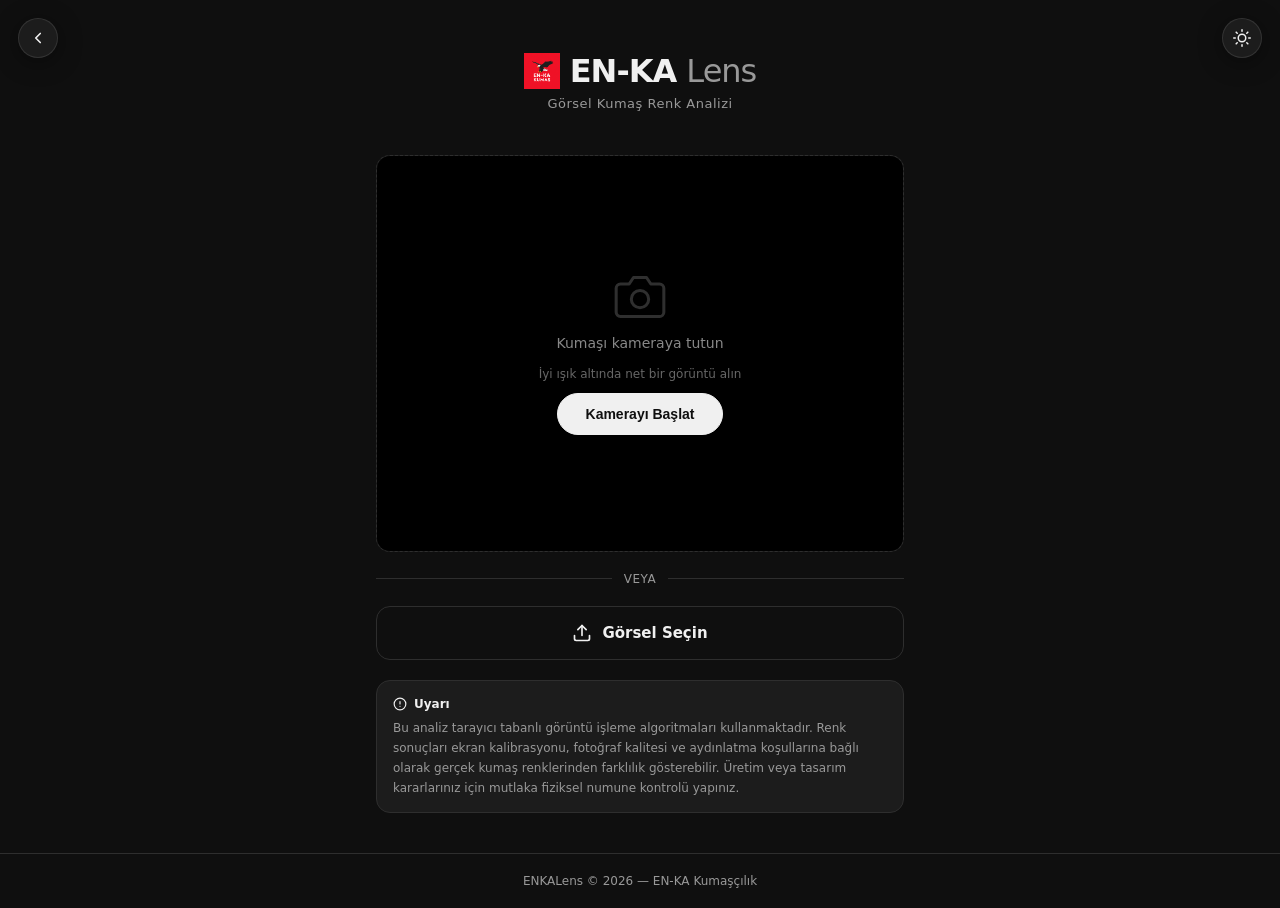
<file: enkalens.html>
<!DOCTYPE html>
<html lang="tr" data-theme="light">
<head>
  <meta charset="UTF-8" />
  <meta name="viewport" content="width=device-width, initial-scale=1.0" />
  <title>ENKALens – Görsel Kumaş Analizi</title>
  <meta name="description" content="EN-KA Lens ile kumaş görsellerinizi yükleyin veya fotoğraf çekin; renk ve desen analizini saniyeler içinde yapın." />
  <meta name="keywords" content="ENKALens, kumaş renk analizi, görsel analiz, kumaş desen, EN-KA" />
  <meta property="og:title" content="ENKALens – Görsel Kumaş Analizi" />
  <meta property="og:description" content="Kumaşınızın renklerini ve desenlerini analiz edin." />
  <meta property="og:image" content="logo.png" />
  <meta property="og:type" content="website" />
  <link rel="icon" type="image/png" href="logo.png" />

  <style>
    /* ── Reset & Base ─────────────────────────────────── */
    *, *::before, *::after { box-sizing: border-box; margin: 0; padding: 0; }

    /* ── Theme Variables ─────────────────────────────── */
    :root,
    [data-theme="light"] {
      --bg: #ffffff;
      --surface: #f5f5f5;
      --border: #e0e0e0;
      --text: #111111;
      --sub: #555555;
      --radius: 14px;
      --shadow: 0 4px 24px rgba(0,0,0,.08);
      --btn-back-bg: rgba(255,255,255,0.92);
      --btn-back-color: #111111;
      --btn-back-border: rgba(0,0,0,0.12);
      --cam-bg: #1a1a1a;
      --cam-controls-bg: #ffffff;
      --shutter-bg: #ffffff;
    }
    [data-theme="dark"] {
      --bg: #0f0f0f;
      --surface: #1c1c1c;
      --border: #2e2e2e;
      --text: #f0f0f0;
      --sub: #999999;
      --radius: 14px;
      --shadow: 0 4px 24px rgba(0,0,0,.4);
      --btn-back-bg: rgba(30,30,30,0.92);
      --btn-back-color: #f0f0f0;
      --btn-back-border: rgba(255,255,255,0.1);
      --cam-bg: #000000;
      --cam-controls-bg: #161616;
      --shutter-bg: #1c1c1c;
    }

    html, body { height: 100%; }
    body {
      font-family: 'Segoe UI', system-ui, -apple-system, sans-serif;
      background: var(--bg);
      color: var(--text);
      min-height: 100vh;
      display: flex;
      flex-direction: column;
      transition: background .3s, color .3s;
    }

    /* ── Back Button ─────────────────────────────────── */
    .btn-back {
      position: fixed;
      top: 18px;
      left: 18px;
      z-index: 1000;
      width: 40px;
      height: 40px;
      border-radius: 50%;
      background: var(--btn-back-bg);
      color: var(--btn-back-color);
      border: 1px solid var(--btn-back-border);
      cursor: pointer;
      display: flex;
      align-items: center;
      justify-content: center;
      box-shadow: var(--shadow);
      transition: transform .2s, background .3s, border-color .3s;
      text-decoration: none;
      backdrop-filter: blur(8px);
      -webkit-backdrop-filter: blur(8px);
    }
    .btn-back:hover { transform: scale(1.08); }
    .btn-back svg { width: 18px; height: 18px; stroke: var(--btn-back-color); }

    /* ── Theme Toggle ────────────────────────────────── */
    .theme-toggle {
      position: fixed;
      top: 18px;
      right: 18px;
      z-index: 1000;
      width: 40px;
      height: 40px;
      border-radius: 50%;
      background: var(--btn-back-bg);
      border: 1px solid var(--btn-back-border);
      cursor: pointer;
      display: flex;
      align-items: center;
      justify-content: center;
      box-shadow: var(--shadow);
      transition: transform .2s, background .3s, border-color .3s;
      backdrop-filter: blur(8px);
      -webkit-backdrop-filter: blur(8px);
    }
    .theme-toggle:hover { transform: scale(1.08); }
    .theme-toggle svg { width: 18px; height: 18px; stroke: var(--btn-back-color); transition: stroke .3s; }
    .icon-sun  { display: none; }
    .icon-moon { display: block; }
    [data-theme="dark"] .icon-sun  { display: block; }
    [data-theme="dark"] .icon-moon { display: none; }

    /* ── Header ──────────────────────────────────────── */
    header {
      text-align: center;
      padding: 52px 20px 20px;
    }
    .logo-wrap {
      display: flex;
      align-items: center;
      justify-content: center;
      gap: 10px;
      margin-bottom: 6px;
    }
    .logo-wrap img { width: 36px; height: 36px; object-fit: contain; }
    .brand {
      font-size: clamp(22px, 5vw, 32px);
      font-weight: 800;
      letter-spacing: -1px;
      color: var(--text);
      transition: color .3s;
    }
    .brand span { color: var(--sub); font-weight: 400; transition: color .3s; }
    .tagline {
      font-size: 13px;
      color: var(--sub);
      letter-spacing: .5px;
      transition: color .3s;
    }

    /* ── Main ────────────────────────────────────────── */
    main {
      flex: 1;
      display: flex;
      flex-direction: column;
      align-items: center;
      padding: 24px 16px 40px;
      gap: 20px;
      max-width: 560px;
      margin: 0 auto;
      width: 100%;
    }

    /* ── Camera Card ─────────────────────────────────── */
    .camera-card {
      width: 100%;
      border-radius: var(--radius);
      border: 1.5px dashed var(--border);
      background: var(--surface);
      overflow: hidden;
      position: relative;
      transition: background .3s, border-color .3s;
    }
    #videoContainer {
      position: relative;
      width: 100%;
      aspect-ratio: 4/3;
      background: var(--cam-bg);
      display: flex;
      align-items: center;
      justify-content: center;
      overflow: hidden;
    }
    #videoEl {
      width: 100%; height: 100%;
      object-fit: cover;
      display: block;
    }
    .cam-placeholder {
      display: flex;
      flex-direction: column;
      align-items: center;
      justify-content: center;
      gap: 12px;
      color: #888;
      font-size: 14px;
      height: 100%;
      position: absolute;
      inset: 0;
    }
    .cam-placeholder svg { opacity: .35; }
    .cam-guide {
      font-size: 12px;
      color: #666;
      margin-top: 4px;
    }

    /* Shutter */
    .cam-controls {
      padding: 16px;
      display: flex;
      align-items: center;
      justify-content: center;
      background: var(--cam-controls-bg);
      transition: background .3s;
    }
    .shutter-btn {
      width: 64px; height: 64px;
      border-radius: 50%;
      border: 4px solid var(--text);
      background: var(--shutter-bg);
      cursor: pointer;
      position: relative;
      transition: transform .15s, border-color .3s, background .3s;
      box-shadow: 0 2px 12px rgba(0,0,0,.15);
    }
    .shutter-btn::after {
      content: '';
      position: absolute;
      inset: 6px;
      border-radius: 50%;
      background: var(--text);
      transition: background .3s;
    }
    .shutter-btn:active { transform: scale(.93); }
    .shutter-btn:disabled { opacity: .35; cursor: not-allowed; }

    /* Start Camera button */
    .start-cam-btn {
      padding: 12px 28px;
      border-radius: 50px;
      border: 1.5px solid var(--text);
      background: var(--text);
      color: var(--bg);
      font-size: 14px;
      font-weight: 600;
      cursor: pointer;
      transition: opacity .2s, background .3s, color .3s, border-color .3s;
    }
    .start-cam-btn:hover { opacity: .82; }

    /* ── Divider ─────────────────────────────────────── */
    .divider {
      display: flex;
      align-items: center;
      gap: 12px;
      width: 100%;
      color: var(--sub);
      font-size: 12px;
      font-weight: 500;
      letter-spacing: .5px;
      transition: color .3s;
    }
    .divider::before, .divider::after {
      content: '';
      flex: 1;
      height: 1px;
      background: var(--border);
      transition: background .3s;
    }

    /* ── File Upload ─────────────────────────────────── */
    .upload-btn {
      width: 100%;
      padding: 16px;
      border-radius: var(--radius);
      border: 1.5px solid var(--border);
      background: var(--bg);
      font-size: 15px;
      font-weight: 600;
      color: var(--text);
      cursor: pointer;
      display: flex;
      align-items: center;
      justify-content: center;
      gap: 10px;
      transition: background .2s, border-color .2s, color .3s;
    }
    .upload-btn:hover { background: var(--surface); border-color: var(--sub); }
    .upload-btn svg { flex-shrink: 0; stroke: var(--text); transition: stroke .3s; }
    #fileInput { display: none; }

    /* ── Preview + Overlay ───────────────────────────── */
    #previewWrap {
      width: 100%;
      border-radius: var(--radius);
      overflow: hidden;
      position: relative;
      display: none;
      user-select: none;
      -webkit-user-select: none;
    }
    #previewImg {
      width: 100%;
      display: block;
      object-fit: cover;
      max-height: 360px;
      transition: filter .4s ease;
    }
    #previewImg.blurred { filter: blur(8px) brightness(.55); }

    .analyzing-overlay {
      position: absolute;
      inset: 0;
      display: none;
      flex-direction: column;
      align-items: center;
      justify-content: center;
      gap: 16px;
    }
    .analyzing-overlay.active { display: flex; }
    .analyzing-text {
      font-size: 18px;
      font-weight: 700;
      color: #ffffff;
      letter-spacing: .4px;
    }
    .spinner {
      width: 44px; height: 44px;
      border: 3px solid rgba(255,255,255,.25);
      border-top-color: #fff;
      border-radius: 50%;
      animation: spin .8s linear infinite;
    }
    @keyframes spin { to { transform: rotate(360deg); } }

    /* ── Color Loupe ─────────────────────────────────── */
    .loupe {
      position: absolute;
      width: 76px; height: 76px;
      border-radius: 50%;
      border: 3px solid #fff;
      box-shadow: 0 4px 20px rgba(0,0,0,.45);
      pointer-events: none;
      display: none;
      flex-direction: column;
      align-items: center;
      justify-content: center;
      transform: translate(-50%, -130%);
      font-size: 10px;
      font-weight: 700;
      gap: 2px;
      z-index: 20;
      text-align: center;
      padding: 6px;
    }
    .loupe.visible { display: flex; }
    .loupe-hex { font-size: 9px; opacity: .85; }

    /* ── Results Card ────────────────────────────────── */
    #resultsCard {
      width: 100%;
      border-radius: var(--radius);
      border: 1.5px solid var(--border);
      background: var(--bg);
      padding: 22px 20px;
      display: none;
      animation: fadeUp .4s ease;
      transition: background .3s, border-color .3s;
    }
    @keyframes fadeUp {
      from { opacity: 0; transform: translateY(10px); }
      to   { opacity: 1; transform: translateY(0); }
    }
    .results-title {
      display: flex;
      align-items: center;
      gap: 8px;
      font-size: 12px;
      font-weight: 700;
      letter-spacing: 1.2px;
      color: var(--sub);
      text-transform: uppercase;
      margin-bottom: 16px;
      transition: color .3s;
    }
    .results-title svg { stroke: var(--sub); flex-shrink: 0; transition: stroke .3s; }
    .pattern-badge {
      display: inline-flex;
      align-items: center;
      gap: 7px;
      font-size: 13px;
      font-weight: 600;
      padding: 6px 14px;
      border-radius: 50px;
      border: 1.5px solid var(--border);
      margin-bottom: 20px;
      background: var(--surface);
      color: var(--text);
      transition: background .3s, border-color .3s, color .3s;
    }
    .pattern-badge svg { stroke: var(--text); transition: stroke .3s; }

    /* Color rows */
    .color-list { display: flex; flex-direction: column; gap: 10px; }
    .color-row { display: flex; align-items: center; gap: 12px; }
    .color-swatch {
      width: 36px; height: 36px;
      border-radius: 8px;
      border: 1px solid rgba(128,128,128,.15);
      flex-shrink: 0;
    }
    .color-info { flex: 1; }
    .color-name { font-size: 14px; font-weight: 600; color: var(--text); transition: color .3s; }
    .color-sub  { font-size: 12px; color: var(--sub); transition: color .3s; }
    .color-bar-wrap {
      width: 80px;
      height: 6px;
      border-radius: 3px;
      background: var(--border);
      overflow: hidden;
      transition: background .3s;
    }
    .color-bar { height: 100%; border-radius: 3px; transition: width .65s ease; }
    .color-pct { font-size: 13px; font-weight: 700; min-width: 38px; text-align: right; color: var(--text); transition: color .3s; }

    /* ── Tip box ─────────────────────────────────────── */
    .tip-box {
      width: 100%;
      border-radius: var(--radius);
      background: var(--surface);
      border: 1px solid var(--border);
      padding: 14px 16px;
      font-size: 12.5px;
      color: var(--sub);
      line-height: 1.6;
      display: none;
      align-items: center;
      gap: 10px;
      transition: background .3s, border-color .3s, color .3s;
    }
    .tip-box.active { display: flex; }
    .tip-box svg { flex-shrink: 0; stroke: var(--sub); transition: stroke .3s; }

    /* ── Disclaimer ──────────────────────────────────── */
    .disclaimer {
      width: 100%;
      border-radius: var(--radius);
      background: var(--surface);
      border: 1px solid var(--border);
      padding: 14px 16px;
      font-size: 12px;
      color: var(--sub);
      line-height: 1.65;
      transition: background .3s, border-color .3s, color .3s;
    }
    .disclaimer-title {
      display: flex;
      align-items: center;
      gap: 7px;
      font-weight: 700;
      font-size: 12px;
      margin-bottom: 5px;
      color: var(--text);
      transition: color .3s;
    }
    .disclaimer-title svg { stroke: var(--text); flex-shrink: 0; transition: stroke .3s; }

    /* ── Footer ──────────────────────────────────────── */
    footer {
      text-align: center;
      padding: 20px;
      font-size: 12px;
      color: var(--sub);
      border-top: 1px solid var(--border);
      transition: color .3s, border-color .3s;
    }

    /* ── Responsive ──────────────────────────────────── */
    @media (max-width: 400px) { .color-bar-wrap { width: 54px; } }
  </style>
</head>
<body>

  <!-- Back button -->
  <a class="btn-back" href="index.html" title="Ana Sayfaya Dön">
    <svg viewBox="0 0 24 24" fill="none" stroke-width="2.2" stroke-linecap="round" stroke-linejoin="round">
      <polyline points="15 18 9 12 15 6"/>
    </svg>
  </a>

  <!-- Theme Toggle -->
  <button class="theme-toggle" id="themeToggle" title="Temayı Değiştir" aria-label="Tema değiştir">
    <!-- Sun icon (dark mode'da görünür) -->
    <svg class="icon-sun" viewBox="0 0 24 24" fill="none" stroke-width="2" stroke-linecap="round" stroke-linejoin="round">
      <circle cx="12" cy="12" r="5"/>
      <line x1="12" y1="1" x2="12" y2="3"/><line x1="12" y1="21" x2="12" y2="23"/>
      <line x1="4.22" y1="4.22" x2="5.64" y2="5.64"/><line x1="18.36" y1="18.36" x2="19.78" y2="19.78"/>
      <line x1="1" y1="12" x2="3" y2="12"/><line x1="21" y1="12" x2="23" y2="12"/>
      <line x1="4.22" y1="19.78" x2="5.64" y2="18.36"/><line x1="18.36" y1="5.64" x2="19.78" y2="4.22"/>
    </svg>
    <!-- Moon icon (light mode'da görünür) -->
    <svg class="icon-moon" viewBox="0 0 24 24" fill="none" stroke-width="2" stroke-linecap="round" stroke-linejoin="round">
      <path d="M21 12.79A9 9 0 1 1 11.21 3 7 7 0 0 0 21 12.79z"/>
    </svg>
  </button>

  <!-- Header -->
  <header>
    <div class="logo-wrap">
      <img src="logo.png" alt="EN-KA Logo" />
      <span class="brand">EN-KA <span>Lens</span></span>
    </div>
    <p class="tagline">Görsel Kumaş Renk Analizi</p>
  </header>

  <!-- Main content -->
  <main>

    <!-- Camera Card -->
    <div class="camera-card" id="cameraCard">
      <div id="videoContainer">
        <video id="videoEl" autoplay playsinline muted style="display:none;"></video>
        <div class="cam-placeholder" id="camPlaceholder">
          <svg width="52" height="52" viewBox="0 0 24 24" fill="none" stroke="#888" stroke-width="1.4" stroke-linecap="round" stroke-linejoin="round">
            <path d="M23 19a2 2 0 0 1-2 2H3a2 2 0 0 1-2-2V8a2 2 0 0 1 2-2h4l2-3h6l2 3h4a2 2 0 0 1 2 2z"/>
            <circle cx="12" cy="13" r="4"/>
          </svg>
          <span>Kumaşı kameraya tutun</span>
          <span class="cam-guide">İyi ışık altında net bir görüntü alın</span>
          <button class="start-cam-btn" id="startCamBtn">Kamerayı Başlat</button>
        </div>
      </div>
      <div class="cam-controls" id="camControls" style="display:none;">
        <button class="shutter-btn" id="shutterBtn" title="Fotoğraf Çek"></button>
      </div>
    </div>

    <canvas id="captureCanvas" style="display:none;"></canvas>

    <!-- Divider -->
    <div class="divider">VEYA</div>

    <!-- File Upload -->
    <label class="upload-btn" for="fileInput">
      <svg width="20" height="20" viewBox="0 0 24 24" fill="none" stroke-width="2" stroke-linecap="round" stroke-linejoin="round">
        <path d="M21 15v4a2 2 0 0 1-2 2H5a2 2 0 0 1-2-2v-4"/>
        <polyline points="17 8 12 3 7 8"/>
        <line x1="12" y1="3" x2="12" y2="15"/>
      </svg>
      Görsel Seçin
    </label>
    <input type="file" id="fileInput" accept="image/*" />

    <!-- Preview + Loupe -->
    <div id="previewWrap">
      <img id="previewImg" alt="Seçilen görsel" draggable="false" />
      <div class="analyzing-overlay" id="analyzingOverlay">
        <div class="spinner"></div>
        <span class="analyzing-text">Görsel Analiz Ediliyor…</span>
      </div>
      <div class="loupe" id="loupe">
        <span class="loupe-label" id="loupeLabel">—</span>
        <span class="loupe-hex" id="loupeHex"></span>
      </div>
    </div>

    <!-- Touch tip -->
    <div class="tip-box" id="tipBox">
      <svg width="16" height="16" viewBox="0 0 24 24" fill="none" stroke-width="2" stroke-linecap="round" stroke-linejoin="round">
        <path d="M18 11V6a2 2 0 0 0-2-2 2 2 0 0 0-2 2"/>
        <path d="M14 10V4a2 2 0 0 0-2-2 2 2 0 0 0-2 2v2"/>
        <path d="M10 10.5V6a2 2 0 0 0-2-2 2 2 0 0 0-2 2v8"/>
        <path d="M18 8a2 2 0 1 1 4 0v6a8 8 0 0 1-8 8h-2c-2.8 0-4.5-.86-5.99-2.34l-3.6-3.6a2 2 0 0 1 2.83-2.82L7 15"/>
      </svg>
      <span>Görselin üzerine <strong>basılı tutarak</strong> istediğiniz noktanın rengini öğrenebilirsiniz.</span>
    </div>

    <!-- Results -->
    <div id="resultsCard">
      <div class="results-title">
        <svg width="14" height="14" viewBox="0 0 24 24" fill="none" stroke-width="2" stroke-linecap="round" stroke-linejoin="round">
          <circle cx="13.5" cy="6.5" r="2.5"/><circle cx="6.5" cy="6.5" r="2.5"/>
          <circle cx="13.5" cy="13.5" r="2.5"/><circle cx="6.5" cy="13.5" r="2.5"/>
          <circle cx="13.5" cy="20.5" r="2.5"/><circle cx="6.5" cy="20.5" r="2.5"/>
          <circle cx="20.5" cy="6.5" r="2.5"/><circle cx="20.5" cy="13.5" r="2.5"/><circle cx="20.5" cy="20.5" r="2.5"/>
        </svg>
        Renk Analizi
      </div>
      <div id="patternBadge" class="pattern-badge"></div>
      <div class="color-list" id="colorList"></div>
    </div>

    <!-- Disclaimer -->
    <div class="disclaimer">
      <div class="disclaimer-title">
        <svg width="14" height="14" viewBox="0 0 24 24" fill="none" stroke-width="2" stroke-linecap="round" stroke-linejoin="round">
          <circle cx="12" cy="12" r="10"/>
          <line x1="12" y1="8" x2="12" y2="12"/>
          <line x1="12" y1="16" x2="12.01" y2="16"/>
        </svg>
        Uyarı
      </div>
      Bu analiz tarayıcı tabanlı görüntü işleme algoritmaları kullanmaktadır. Renk sonuçları ekran kalibrasyonu, fotoğraf kalitesi ve aydınlatma koşullarına bağlı olarak gerçek kumaş renklerinden farklılık gösterebilir. Üretim veya tasarım kararlarınız için mutlaka fiziksel numune kontrolü yapınız.
    </div>

  </main>

  <footer>ENKALens &copy; 2026 — EN-KA Kumaşçılık</footer>

  <script>
  (() => {
    // ── Theme ─────────────────────────────────────────
    const html = document.documentElement;
    const themeToggle = document.getElementById('themeToggle');

    function applyTheme(theme) {
      html.setAttribute('data-theme', theme);
      localStorage.setItem('enkalens-theme', theme);
    }

    function initTheme() {
      const saved = localStorage.getItem('enkalens-theme');
      if (saved) { applyTheme(saved); return; }
      // Auto dark after 17:00
      const hour = new Date().getHours();
      applyTheme(hour >= 17 ? 'dark' : 'light');
    }

    themeToggle.addEventListener('click', () => {
      const current = html.getAttribute('data-theme');
      applyTheme(current === 'dark' ? 'light' : 'dark');
    });

    initTheme();

    // ── DOM refs ──────────────────────────────────────
    const fileInput      = document.getElementById('fileInput');
    const previewWrap    = document.getElementById('previewWrap');
    const previewImg     = document.getElementById('previewImg');
    const analyzingOvl   = document.getElementById('analyzingOverlay');
    const resultsCard    = document.getElementById('resultsCard');
    const colorList      = document.getElementById('colorList');
    const patternBadge   = document.getElementById('patternBadge');
    const startCamBtn    = document.getElementById('startCamBtn');
    const camPlaceholder = document.getElementById('camPlaceholder');
    const videoEl        = document.getElementById('videoEl');
    const camControls    = document.getElementById('camControls');
    const shutterBtn     = document.getElementById('shutterBtn');
    const captureCanvas  = document.getElementById('captureCanvas');
    const loupe          = document.getElementById('loupe');
    const loupeLabel     = document.getElementById('loupeLabel');
    const loupeHex       = document.getElementById('loupeHex');
    const tipBox         = document.getElementById('tipBox');

    let stream = null;

    // ── Camera ────────────────────────────────────────
    startCamBtn.addEventListener('click', async () => {
      try {
        stream = await navigator.mediaDevices.getUserMedia({
          video: { facingMode: { ideal: 'environment' }, width: { ideal: 1280 } },
          audio: false
        });
        videoEl.srcObject = stream;
        videoEl.style.display = 'block';
        camPlaceholder.style.display = 'none';
        camControls.style.display = 'flex';
      } catch (err) {
        alert('Kameraya erişilemedi. Lütfen tarayıcı izinlerini kontrol edin.');
        console.error(err);
      }
    });

    shutterBtn.addEventListener('click', () => {
      if (!stream) return;
      captureCanvas.width  = videoEl.videoWidth;
      captureCanvas.height = videoEl.videoHeight;
      captureCanvas.getContext('2d').drawImage(videoEl, 0, 0);
      captureCanvas.toBlob(blob => {
        const url = URL.createObjectURL(blob);
        loadAndAnalyze(url);
        stream.getTracks().forEach(t => t.stop());
        stream = null;
        videoEl.style.display = 'none';
        camPlaceholder.style.display = 'flex';
        camControls.style.display = 'none';
        startCamBtn.textContent = 'Tekrar Çek';
      }, 'image/jpeg', 0.92);
    });

    // ── File Input ────────────────────────────────────
    fileInput.addEventListener('change', () => {
      const file = fileInput.files[0];
      if (!file) return;
      loadAndAnalyze(URL.createObjectURL(file));
    });

    // ── Load & Analyze ────────────────────────────────
    function loadAndAnalyze(src) {
      previewImg.src = src;
      previewWrap.style.display = 'block';
      resultsCard.style.display = 'none';
      tipBox.classList.remove('active');
      loupe.classList.remove('visible');
      colorList.innerHTML = '';

      previewImg.onload = () => {
        previewImg.classList.add('blurred');
        analyzingOvl.classList.add('active');

        const delay = 1800 + Math.random() * 600;
        setTimeout(() => {
          analyzeImage(previewImg, (data) => {
            previewImg.classList.remove('blurred');
            analyzingOvl.classList.remove('active');
            renderResults(data);
            tipBox.classList.add('active');
            setupLoupe();
          });
        }, delay);
      };
    }

    // ── Image Analysis ────────────────────────────────
    function analyzeImage(imgEl, callback) {
      const canvas = document.createElement('canvas');
      const SIZE = 200;
      canvas.width = SIZE; canvas.height = SIZE;
      const ctx = canvas.getContext('2d');
      ctx.drawImage(imgEl, 0, 0, SIZE, SIZE);

      let data;
      try { data = ctx.getImageData(0, 0, SIZE, SIZE).data; }
      catch(e) { callback(fallbackResult()); return; }

      const pixels = [];
      for (let i = 0; i < data.length; i += 4) {
        if (data[i+3] < 128) continue;
        pixels.push([data[i], data[i+1], data[i+2]]);
      }

      const clusters = kMeans(pixels, 6, 20);
      const total = clusters.reduce((s,c) => s + c.count, 0);
      let colors = clusters
        .filter(c => c.count > 0)
        .map(c => ({
          rgb:  c.center,
          hex:  rgbToHex(...c.center),
          name: colorName(c.center),
          pct:  Math.round((c.count / total) * 100)
        }))
        .sort((a,b) => b.pct - a.pct)
        .filter(c => c.pct >= 2);

      const sum = colors.reduce((s,c) => s + c.pct, 0);
      if (sum !== 100 && colors.length) colors[0].pct += 100 - sum;

      callback({ colors, isPattern: detectPattern(pixels) });
    }

    // ── K-Means ───────────────────────────────────────
    function kMeans(pixels, k, iterations) {
      const idx = randIndices(pixels.length, k);
      let centers = idx.map(i => [...pixels[i]]);

      for (let it = 0; it < iterations; it++) {
        const clusters = Array.from({length: k}, () => ({ sum:[0,0,0], count:0 }));
        for (const p of pixels) {
          let best = 0, bestD = Infinity;
          for (let j = 0; j < k; j++) {
            const d = dist(p, centers[j]);
            if (d < bestD) { bestD = d; best = j; }
          }
          clusters[best].sum[0] += p[0];
          clusters[best].sum[1] += p[1];
          clusters[best].sum[2] += p[2];
          clusters[best].count++;
        }
        let moved = false;
        for (let j = 0; j < k; j++) {
          if (!clusters[j].count) continue;
          const nc = clusters[j].sum.map(v => Math.round(v / clusters[j].count));
          if (nc.some((v,i) => v !== centers[j][i])) moved = true;
          centers[j] = nc;
        }
        const result = clusters.map((c,j) => ({ center: centers[j], count: c.count }));
        if (!moved) return result;
      }
      return centers.map(c => ({ center: c, count: 0 }));
    }

    function dist(a,b) {
      return Math.sqrt((a[0]-b[0])**2+(a[1]-b[1])**2+(a[2]-b[2])**2);
    }
    function randIndices(n,k) {
      const s = new Set();
      while (s.size < k) s.add(Math.floor(Math.random()*n));
      return [...s];
    }

    // ── Pattern Detection ─────────────────────────────
    function detectPattern(pixels) {
      if (!pixels.length) return false;
      const sample = pixels.slice(0, 2000);
      const mean = sample.reduce((acc,p) => [acc[0]+p[0],acc[1]+p[1],acc[2]+p[2]], [0,0,0])
                         .map(v => v/sample.length);
      const variance = sample.reduce((acc,p) =>
        acc+(p[0]-mean[0])**2+(p[1]-mean[1])**2+(p[2]-mean[2])**2, 0) / sample.length;
      return variance > 1800;
    }

    // ── Color Naming ──────────────────────────────────
    const COLOR_MAP = [
      { name:'Siyah',           rgb:[0,0,0]          },
      { name:'Beyaz',           rgb:[255,255,255]    },
      { name:'Açık Gri',        rgb:[211,211,211]    },
      { name:'Koyu Gri',        rgb:[80,80,80]       },
      { name:'Kırmızı',         rgb:[200,30,30]      },
      { name:'Koyu Kırmızı',    rgb:[139,0,0]        },
      { name:'Açık Kırmızı',    rgb:[255,102,102]    },
      { name:'Turuncu',         rgb:[255,140,0]      },
      { name:'Somon',           rgb:[250,128,114]    },
      { name:'Sarı',            rgb:[255,220,0]      },
      { name:'Altın Sarısı',    rgb:[218,165,32]     },
      { name:'Koyu Yeşil',      rgb:[0,100,0]        },
      { name:'Yeşil',           rgb:[34,139,34]      },
      { name:'Açık Yeşil',      rgb:[144,238,144]    },
      { name:'Zeytin Yeşili',   rgb:[107,142,35]     },
      { name:'Çam Yeşili',      rgb:[0,70,50]        },
      { name:'Mint Yeşili',     rgb:[152,251,152]    },
      { name:'Lacivert',        rgb:[0,0,80]         },
      { name:'Koyu Mavi',       rgb:[0,0,139]        },
      { name:'Mavi',            rgb:[30,100,200]     },
      { name:'Açık Mavi',       rgb:[135,206,250]    },
      { name:'Gök Mavisi',      rgb:[0,191,255]      },
      { name:'Mor',             rgb:[128,0,128]      },
      { name:'Lila',            rgb:[200,150,220]    },
      { name:'Eflatun',         rgb:[148,103,189]    },
      { name:'Pembe',           rgb:[255,150,190]    },
      { name:'Fuşya',           rgb:[255,0,127]      },
      { name:'Pudra',           rgb:[255,218,218]    },
      { name:'Kahverengi',      rgb:[139,90,43]      },
      { name:'Açık Kahverengi', rgb:[196,164,132]    },
      { name:'Koyu Kahverengi', rgb:[80,40,0]        },
      { name:'Krem',            rgb:[255,253,208]    },
      { name:'Bej',             rgb:[245,235,200]    },
      { name:'Ekru',            rgb:[240,234,214]    },
      { name:'Tarçın',          rgb:[210,105,30]     },
      { name:'Şarap Kırmızısı', rgb:[114,47,55]      },
      { name:'Petrol Mavisi',   rgb:[0,128,128]      },
      { name:'Turkuaz',         rgb:[64,224,208]     },
      { name:'Camel',           rgb:[193,154,107]    },
      { name:'Haki',            rgb:[170,155,85]     },
      { name:'İndigo',          rgb:[75,0,130]       },
      { name:'Mercan',          rgb:[255,127,80]     },
      { name:'Bordo',           rgb:[128,0,32]       },
    ];

    function colorName([r,g,b]) {
      let best = COLOR_MAP[0], bestD = Infinity;
      for (const c of COLOR_MAP) {
        const d = dist([r,g,b], c.rgb);
        if (d < bestD) { bestD = d; best = c; }
      }
      return best.name;
    }

    function rgbToHex(r,g,b) {
      return '#'+[r,g,b].map(v=>v.toString(16).padStart(2,'0')).join('').toUpperCase();
    }

    // ── Render Results ────────────────────────────────
    function renderResults({ colors, isPattern }) {
      // Pattern badge
      patternBadge.innerHTML = isPattern
        ? `<svg width="14" height="14" viewBox="0 0 24 24" fill="none" stroke="currentColor" stroke-width="2" stroke-linecap="round">
            <rect x="3" y="3" width="5" height="5" rx="1"/><rect x="10" y="3" width="5" height="5" rx="1"/>
            <rect x="17" y="3" width="5" height="5" rx="1"/><rect x="3" y="10" width="5" height="5" rx="1"/>
            <rect x="10" y="10" width="5" height="5" rx="1"/><rect x="17" y="10" width="5" height="5" rx="1"/>
            <rect x="3" y="17" width="5" height="5" rx="1"/><rect x="10" y="17" width="5" height="5" rx="1"/>
            <rect x="17" y="17" width="5" height="5" rx="1"/>
           </svg> Desenli Kumaş`
        : `<svg width="14" height="14" viewBox="0 0 24 24" fill="none" stroke="currentColor" stroke-width="2" stroke-linecap="round">
            <rect x="3" y="3" width="18" height="18" rx="3"/>
           </svg> Düz Kumaş`;

      colorList.innerHTML = '';
      colors.forEach(c => {
        const row = document.createElement('div');
        row.className = 'color-row';
        const bright = 0.299*c.rgb[0] + 0.587*c.rgb[1] + 0.114*c.rgb[2];
        const swBorder = bright > 230 ? '1px solid rgba(0,0,0,.12)' : '1px solid rgba(128,128,128,.15)';
        row.innerHTML = `
          <div class="color-swatch" style="background:${c.hex};border:${swBorder};"></div>
          <div class="color-info">
            <div class="color-name">${c.name}</div>
            <div class="color-sub">${c.hex}</div>
          </div>
          <div class="color-bar-wrap">
            <div class="color-bar" style="width:0%;background:${c.hex};"></div>
          </div>
          <div class="color-pct">%${c.pct}</div>
        `;
        colorList.appendChild(row);
        requestAnimationFrame(() => requestAnimationFrame(() => {
          row.querySelector('.color-bar').style.width = c.pct + '%';
        }));
      });

      resultsCard.style.display = 'block';
    }

    function fallbackResult() {
      return { colors:[{ rgb:[128,128,128], hex:'#808080', name:'Gri', pct:100 }], isPattern:false };
    }

    // ── Loupe ─────────────────────────────────────────
    function setupLoupe() {
      const offCanvas = document.createElement('canvas');
      offCanvas.width  = previewImg.naturalWidth;
      offCanvas.height = previewImg.naturalHeight;
      const offCtx = offCanvas.getContext('2d');
      offCtx.drawImage(previewImg, 0, 0);

      function getPixel(cx, cy) {
        const rect = previewImg.getBoundingClientRect();
        const px = Math.round((cx - rect.left) * previewImg.naturalWidth  / rect.width);
        const py = Math.round((cy - rect.top)  * previewImg.naturalHeight / rect.height);
        try { const d = offCtx.getImageData(px, py, 1, 1).data; return [d[0],d[1],d[2]]; }
        catch(e) { return null; }
      }

      function showLoupe(cx, cy, rgb) {
        if (!rgb) return;
        const rect = previewImg.getBoundingClientRect();
        const hex = rgbToHex(...rgb);
        const bright = 0.299*rgb[0]+0.587*rgb[1]+0.114*rgb[2];
        const tc = bright > 140 ? '#111' : '#fff';
        loupe.style.left = (cx - rect.left) + 'px';
        loupe.style.top  = (cy - rect.top)  + 'px';
        loupe.style.background = hex;
        loupe.style.color = tc;
        loupe.style.textShadow = bright > 140
          ? '0 1px 3px rgba(255,255,255,.6)'
          : '0 1px 3px rgba(0,0,0,.7)';
        loupeLabel.textContent = colorName(rgb);
        loupeHex.textContent   = hex;
        loupe.classList.add('visible');
      }
      const hideLoupe = () => loupe.classList.remove('visible');

      // Touch
      let tTimer = null;
      previewWrap.addEventListener('touchstart', e => {
        const t = e.touches[0];
        tTimer = setTimeout(() => {
          showLoupe(t.clientX, t.clientY, getPixel(t.clientX, t.clientY));
          e.preventDefault();
        }, 350);
      }, { passive: false });
      previewWrap.addEventListener('touchmove', e => {
        clearTimeout(tTimer);
        if (loupe.classList.contains('visible')) {
          const t = e.touches[0];
          showLoupe(t.clientX, t.clientY, getPixel(t.clientX, t.clientY));
          e.preventDefault();
        }
      }, { passive: false });
      previewWrap.addEventListener('touchend', () => {
        clearTimeout(tTimer);
        setTimeout(hideLoupe, 900);
      });

      // Mouse
      let md = false;
      previewWrap.addEventListener('mousedown', e => { md=true; showLoupe(e.clientX,e.clientY,getPixel(e.clientX,e.clientY)); });
      previewWrap.addEventListener('mousemove', e => { if(md) showLoupe(e.clientX,e.clientY,getPixel(e.clientX,e.clientY)); });
      previewWrap.addEventListener('mouseup',   () => { md=false; setTimeout(hideLoupe,600); });
      previewWrap.addEventListener('mouseleave',() => { md=false; hideLoupe(); });
    }

  })();
  </script>
</body>
</html>
</file>
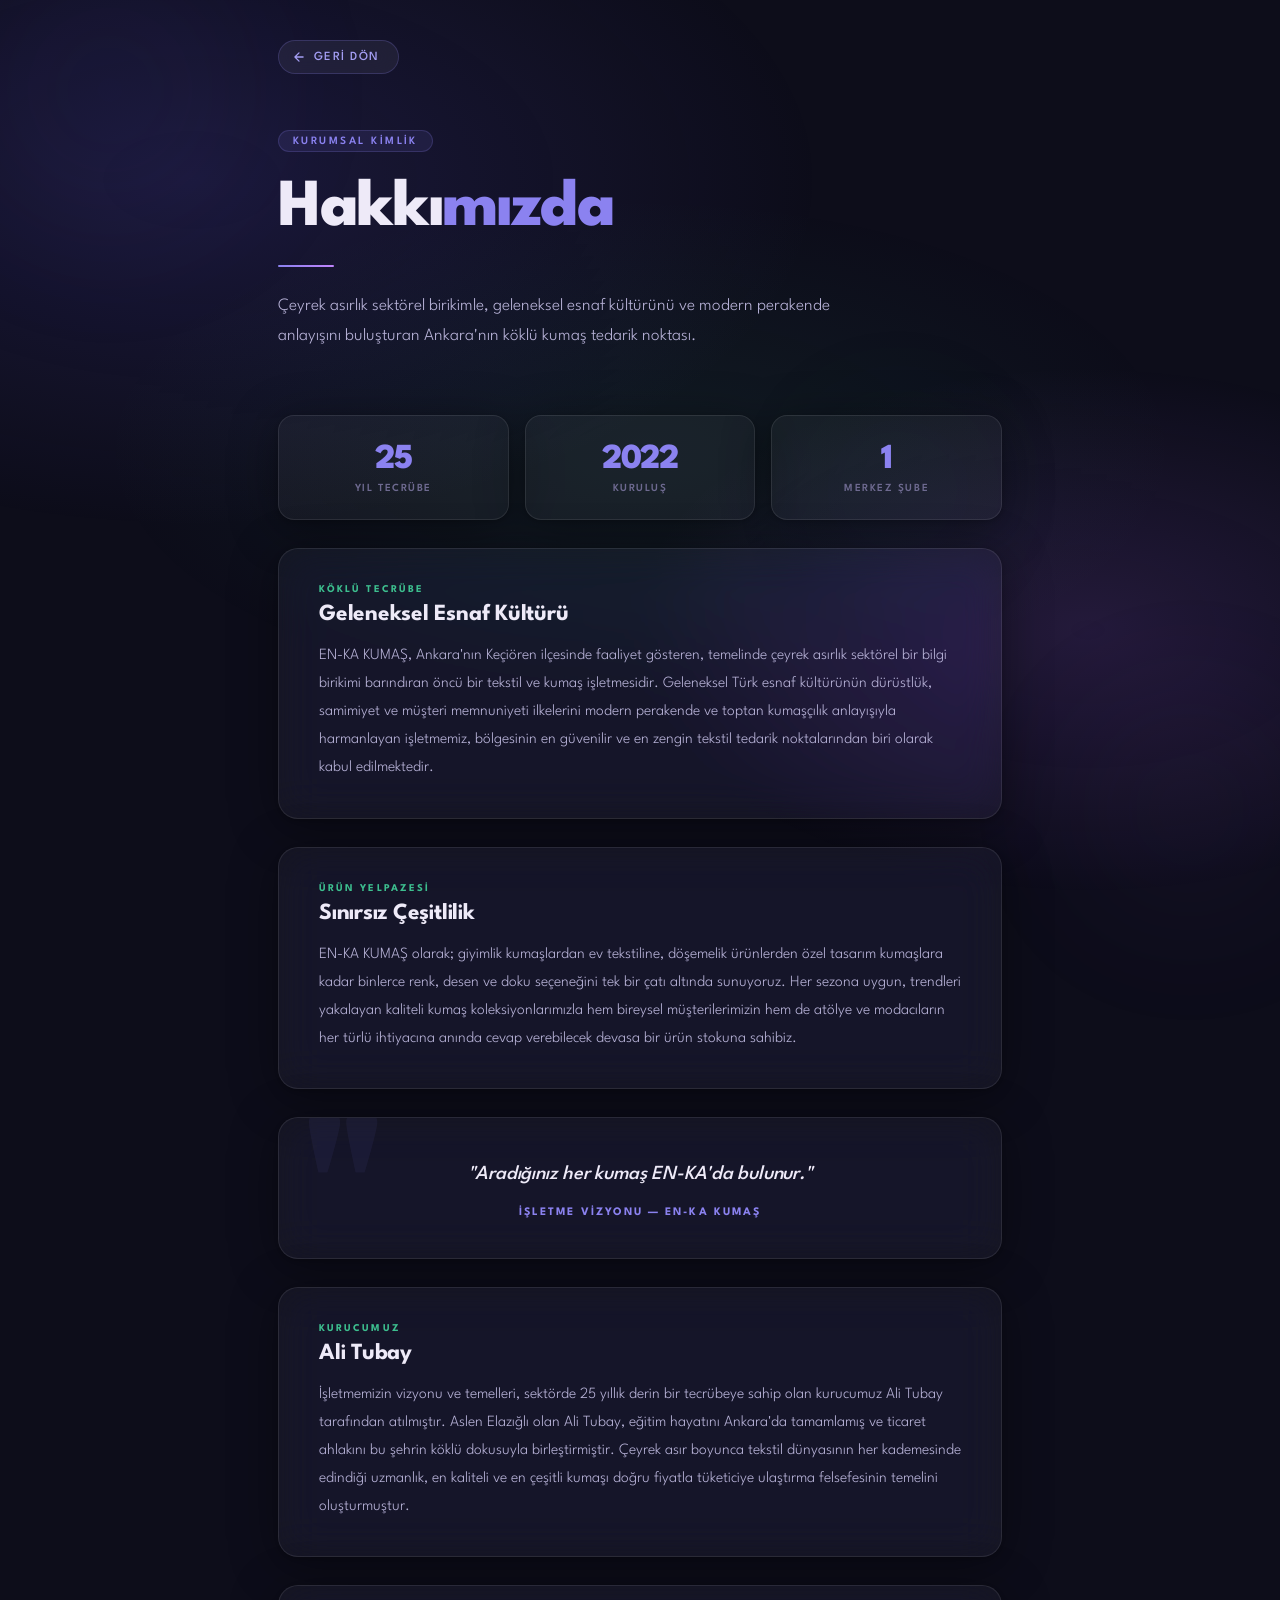
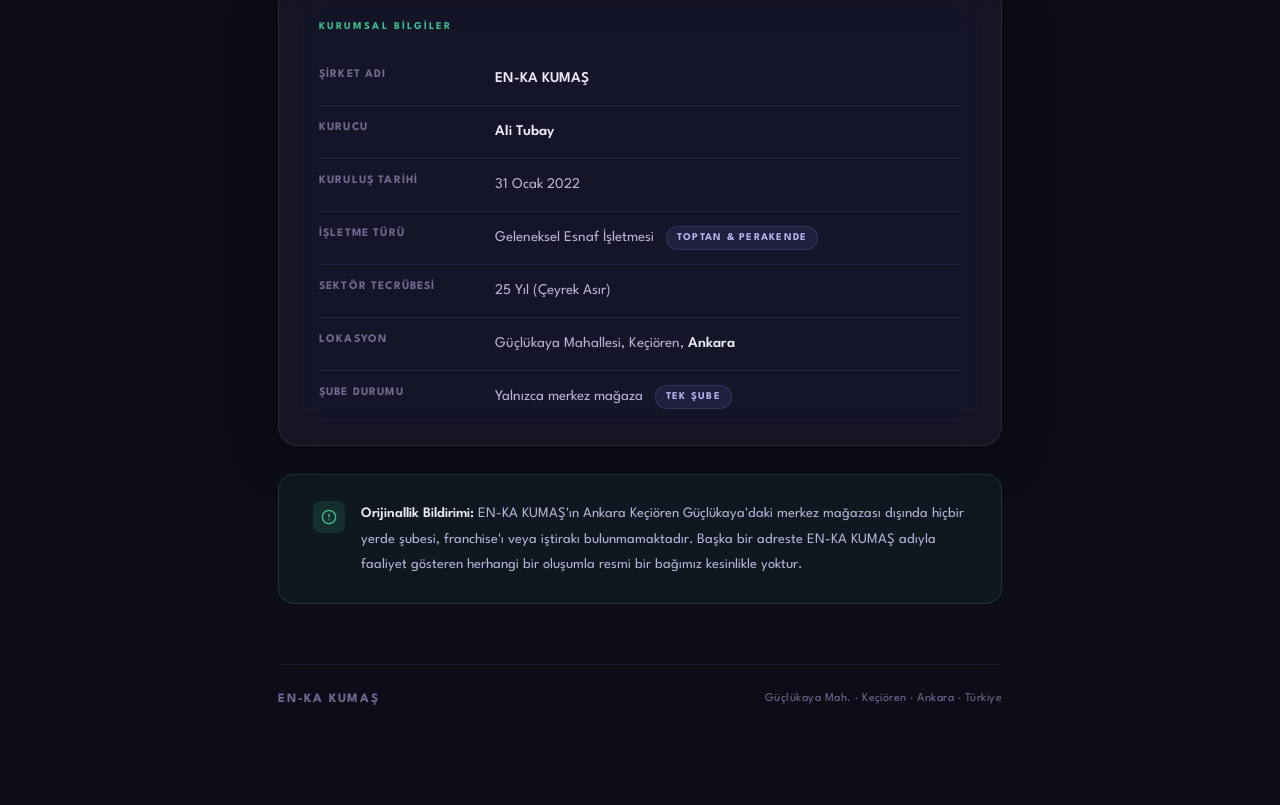
<file: hakkimizda.html>
<!DOCTYPE html>
<html lang="tr">
<head>
  <meta property="og:title" content="EN-KA KUMAŞ - Ankara Keçiören" />
<meta property="og:description" content="EN-KA KUMAŞ, 25 yıllık tecrübesiyle Ankara Keçiören Güçlükaya'da toptan ve perakende zengin kumaş çeşitleriyle hizmet vermektedir. Başka şubemiz yoktur." />
<meta property="og:type" content="business.business" />
<meta property="og:url" content="https://enkakumas.github.io/" />
<meta property="og:image" content="https://enkakumas.github.io/logo.png" />
  <meta charset="UTF-8" />
  <meta name="viewport" content="width=device-width, initial-scale=1.0" />
  <title>Hakkımızda — EN-KA KUMAŞ</title>
  <link rel="icon" type="image/png" href="logo.png" />
  <link rel="preconnect" href="https://fonts.googleapis.com" />
  <link rel="preconnect" href="https://fonts.gstatic.com" crossorigin />
  <link href="https://fonts.googleapis.com/css2?family=League+Spartan:wght@100;200;300;400;500;600;700;800;900&display=swap" rel="stylesheet" />
  <style>
    *, *::before, *::after {
      box-sizing: border-box;
      margin: 0;
      padding: 0;
    }

    :root {
      --bg: #f4f3f0;
      --bg-glass: rgba(244, 243, 240, 0.55);
      --surface: rgba(255, 255, 255, 0.35);
      --surface-border: rgba(255, 255, 255, 0.5);
      --text-primary: #1a1a2e;
      --text-secondary: #3a3a5c;
      --text-muted: #7a7a9a;
      --accent: #5a4fcf;
      --accent-2: #3dbf8f;
      --accent-3: #9b5de5;
      --divider: rgba(90, 79, 207, 0.12);
      --back-btn-bg: rgba(255,255,255,0.45);
      --back-btn-border: rgba(90,79,207,0.18);
      --back-btn-text: #5a4fcf;
      --tag-bg: rgba(90, 79, 207, 0.08);
      --tag-border: rgba(90, 79, 207, 0.18);
      --tag-text: #5a4fcf;
      --gradient-start: rgba(90, 79, 207, 0.06);
      --gradient-mid: rgba(61, 191, 143, 0.04);
      --gradient-end: rgba(155, 93, 229, 0.06);
      --noise-opacity: 0.018;
      --shadow-card: 0 8px 40px rgba(90,79,207,0.08), 0 1.5px 6px rgba(90,79,207,0.05);
    }

    @media (prefers-color-scheme: dark) {
      :root {
        --bg: #0d0d1a;
        --bg-glass: rgba(13, 13, 26, 0.55);
        --surface: rgba(255, 255, 255, 0.04);
        --surface-border: rgba(255, 255, 255, 0.09);
        --text-primary: #eeeaf8;
        --text-secondary: #b8b3d8;
        --text-muted: #6e6a90;
        --accent: #8b82f0;
        --accent-2: #3dbf8f;
        --accent-3: #c084fc;
        --divider: rgba(139, 130, 240, 0.12);
        --back-btn-bg: rgba(255,255,255,0.06);
        --back-btn-border: rgba(139,130,240,0.22);
        --back-btn-text: #a59ff5;
        --tag-bg: rgba(139,130,240,0.10);
        --tag-border: rgba(139,130,240,0.2);
        --tag-text: #b8b3f0;
        --gradient-start: rgba(90, 79, 207, 0.18);
        --gradient-mid: rgba(61, 191, 143, 0.08);
        --gradient-end: rgba(155, 93, 229, 0.16);
        --noise-opacity: 0.03;
        --shadow-card: 0 8px 48px rgba(0,0,0,0.38), 0 1.5px 6px rgba(0,0,0,0.2);
      }
    }

    html {
      scroll-behavior: smooth;
    }

    body {
      font-family: 'League Spartan', sans-serif;
      background-color: var(--bg);
      color: var(--text-primary);
      min-height: 100vh;
      overflow-x: hidden;
      transition: background-color 0.5s ease, color 0.5s ease;
    }

    /* ── Gradient Mesh Background ── */
    .bg-mesh {
      position: fixed;
      inset: 0;
      z-index: 0;
      pointer-events: none;
      background:
        radial-gradient(ellipse 70% 55% at 15% 20%, var(--gradient-start) 0%, transparent 70%),
        radial-gradient(ellipse 55% 45% at 85% 70%, var(--gradient-end) 0%, transparent 65%),
        radial-gradient(ellipse 60% 40% at 50% 50%, var(--gradient-mid) 0%, transparent 70%);
      transition: background 0.5s ease;
    }

    /* Animated orbs */
    .orb {
      position: fixed;
      border-radius: 50%;
      filter: blur(80px);
      pointer-events: none;
      z-index: 0;
      opacity: 0.45;
      animation: drift 18s ease-in-out infinite alternate;
    }

    .orb-1 {
      width: 420px; height: 420px;
      top: -120px; left: -100px;
      background: radial-gradient(circle, rgba(90,79,207,0.22) 0%, transparent 70%);
      animation-delay: 0s;
    }
    .orb-2 {
      width: 340px; height: 340px;
      bottom: -80px; right: -80px;
      background: radial-gradient(circle, rgba(155,93,229,0.18) 0%, transparent 70%);
      animation-delay: -6s;
    }
    .orb-3 {
      width: 260px; height: 260px;
      top: 40%; left: 60%;
      background: radial-gradient(circle, rgba(61,191,143,0.13) 0%, transparent 70%);
      animation-delay: -12s;
    }

    @keyframes drift {
      0%   { transform: translate(0, 0) scale(1); }
      33%  { transform: translate(30px, -20px) scale(1.04); }
      66%  { transform: translate(-20px, 30px) scale(0.97); }
      100% { transform: translate(15px, -10px) scale(1.02); }
    }

    /* ── Dark Mode Time-Based Toggle ── */
    body.force-dark {
      --bg: #0d0d1a;
      --bg-glass: rgba(13, 13, 26, 0.55);
      --surface: rgba(255, 255, 255, 0.04);
      --surface-border: rgba(255, 255, 255, 0.09);
      --text-primary: #eeeaf8;
      --text-secondary: #b8b3d8;
      --text-muted: #6e6a90;
      --accent: #8b82f0;
      --accent-2: #3dbf8f;
      --accent-3: #c084fc;
      --divider: rgba(139, 130, 240, 0.12);
      --back-btn-bg: rgba(255,255,255,0.06);
      --back-btn-border: rgba(139,130,240,0.22);
      --back-btn-text: #a59ff5;
      --tag-bg: rgba(139,130,240,0.10);
      --tag-border: rgba(139,130,240,0.2);
      --tag-text: #b8b3f0;
      --gradient-start: rgba(90, 79, 207, 0.18);
      --gradient-mid: rgba(61, 191, 143, 0.08);
      --gradient-end: rgba(155, 93, 229, 0.16);
      --noise-opacity: 0.03;
      --shadow-card: 0 8px 48px rgba(0,0,0,0.38), 0 1.5px 6px rgba(0,0,0,0.2);
    }

    /* ── Page Wrapper ── */
    .page {
      position: relative;
      z-index: 1;
      max-width: 780px;
      margin: 0 auto;
      padding: 40px 28px 100px;
    }

    /* ── Back Button ── */
    .back-btn {
      display: inline-flex;
      align-items: center;
      gap: 8px;
      text-decoration: none;
      color: var(--back-btn-text);
      font-family: 'League Spartan', sans-serif;
      font-size: 0.78rem;
      font-weight: 500;
      letter-spacing: 0.12em;
      text-transform: uppercase;
      padding: 9px 18px 9px 13px;
      border-radius: 100px;
      background: var(--back-btn-bg);
      border: 1px solid var(--back-btn-border);
      backdrop-filter: blur(12px);
      -webkit-backdrop-filter: blur(12px);
      transition: all 0.25s ease;
      margin-bottom: 56px;
    }

    .back-btn:hover {
      background: var(--accent);
      border-color: var(--accent);
      color: #fff;
      transform: translateX(-3px);
    }

    .back-btn svg {
      width: 14px; height: 14px;
      flex-shrink: 0;
      transition: transform 0.25s ease;
    }

    .back-btn:hover svg {
      transform: translateX(-2px);
    }

    /* ── Header ── */
    .header {
      margin-bottom: 64px;
    }

    .header-label {
      display: inline-block;
      font-size: 0.7rem;
      font-weight: 600;
      letter-spacing: 0.22em;
      text-transform: uppercase;
      color: var(--accent);
      background: var(--tag-bg);
      border: 1px solid var(--tag-border);
      border-radius: 100px;
      padding: 5px 14px;
      margin-bottom: 22px;
    }

    .header h1 {
      font-size: clamp(2.6rem, 6vw, 4.2rem);
      font-weight: 800;
      letter-spacing: -0.02em;
      line-height: 1.05;
      color: var(--text-primary);
      margin-bottom: 20px;
    }

    .header h1 span.accent {
      color: var(--accent);
    }

    .header-divider {
      width: 56px;
      height: 2px;
      background: linear-gradient(90deg, var(--accent), var(--accent-3));
      border-radius: 2px;
      margin-bottom: 24px;
    }

    .header p {
      font-size: 1.08rem;
      font-weight: 300;
      line-height: 1.75;
      color: var(--text-secondary);
      max-width: 560px;
    }

    /* ── Section Cards ── */
    .section {
      margin-bottom: 28px;
      padding: 36px 40px;
      background: var(--surface);
      border: 1px solid var(--surface-border);
      border-radius: 20px;
      backdrop-filter: blur(20px) saturate(160%);
      -webkit-backdrop-filter: blur(20px) saturate(160%);
      box-shadow: var(--shadow-card);
      /* Scroll reveal initial state */
      opacity: 0;
      transform: translateY(36px);
      filter: blur(6px);
      transition: opacity 0.7s cubic-bezier(.22,1,.36,1),
                  transform 0.7s cubic-bezier(.22,1,.36,1),
                  filter 0.7s cubic-bezier(.22,1,.36,1);
    }

    .section.visible {
      opacity: 1;
      transform: translateY(0);
      filter: blur(0px);
    }

    .section-eyebrow {
      font-size: 0.65rem;
      font-weight: 700;
      letter-spacing: 0.2em;
      text-transform: uppercase;
      color: var(--accent-2);
      margin-bottom: 10px;
    }

    .section h2 {
      font-size: 1.45rem;
      font-weight: 700;
      letter-spacing: -0.01em;
      color: var(--text-primary);
      margin-bottom: 16px;
    }

    .section p {
      font-size: 0.975rem;
      font-weight: 300;
      line-height: 1.8;
      color: var(--text-secondary);
    }

    /* ── Stat Strip ── */
    .stats {
      display: grid;
      grid-template-columns: repeat(3, 1fr);
      gap: 16px;
      margin-bottom: 28px;
      opacity: 0;
      transform: translateY(36px);
      filter: blur(6px);
      transition: opacity 0.7s cubic-bezier(.22,1,.36,1) 0.1s,
                  transform 0.7s cubic-bezier(.22,1,.36,1) 0.1s,
                  filter 0.7s cubic-bezier(.22,1,.36,1) 0.1s;
    }

    .stats.visible {
      opacity: 1;
      transform: translateY(0);
      filter: blur(0px);
    }

    .stat-card {
      padding: 26px 22px;
      background: var(--surface);
      border: 1px solid var(--surface-border);
      border-radius: 16px;
      backdrop-filter: blur(16px) saturate(150%);
      -webkit-backdrop-filter: blur(16px) saturate(150%);
      box-shadow: var(--shadow-card);
      text-align: center;
    }

    .stat-card .stat-num {
      display: block;
      font-size: 2.2rem;
      font-weight: 800;
      letter-spacing: -0.03em;
      color: var(--accent);
      line-height: 1;
      margin-bottom: 6px;
    }

    .stat-card .stat-label {
      display: block;
      font-size: 0.68rem;
      font-weight: 600;
      letter-spacing: 0.14em;
      text-transform: uppercase;
      color: var(--text-muted);
    }

    /* ── Info Grid ── */
    .info-grid {
      margin-bottom: 28px;
      padding: 36px 40px;
      background: var(--surface);
      border: 1px solid var(--surface-border);
      border-radius: 20px;
      backdrop-filter: blur(20px) saturate(160%);
      -webkit-backdrop-filter: blur(20px) saturate(160%);
      box-shadow: var(--shadow-card);
      opacity: 0;
      transform: translateY(36px);
      filter: blur(6px);
      transition: opacity 0.7s cubic-bezier(.22,1,.36,1) 0.15s,
                  transform 0.7s cubic-bezier(.22,1,.36,1) 0.15s,
                  filter 0.7s cubic-bezier(.22,1,.36,1) 0.15s;
    }

    .info-grid.visible {
      opacity: 1;
      transform: translateY(0);
      filter: blur(0px);
    }

    .info-grid .section-eyebrow {
      margin-bottom: 22px;
    }

    .info-row {
      display: flex;
      align-items: flex-start;
      gap: 16px;
      padding: 14px 0;
      border-bottom: 1px solid var(--divider);
    }

    .info-row:last-child {
      border-bottom: none;
      padding-bottom: 0;
    }

    .info-row:first-of-type {
      padding-top: 0;
    }

    .info-label {
      flex: 0 0 160px;
      font-size: 0.72rem;
      font-weight: 700;
      letter-spacing: 0.1em;
      text-transform: uppercase;
      color: var(--text-muted);
      padding-top: 2px;
    }

    .info-value {
      flex: 1;
      font-size: 0.93rem;
      font-weight: 400;
      color: var(--text-secondary);
      line-height: 1.6;
    }

    .info-value strong {
      color: var(--text-primary);
      font-weight: 600;
    }

    .badge {
      display: inline-block;
      font-size: 0.65rem;
      font-weight: 700;
      letter-spacing: 0.12em;
      text-transform: uppercase;
      padding: 3px 10px;
      border-radius: 100px;
      background: var(--tag-bg);
      border: 1px solid var(--tag-border);
      color: var(--tag-text);
      margin-left: 8px;
      vertical-align: middle;
    }

    /* ── Vision Quote ── */
    .vision {
      margin-bottom: 28px;
      padding: 40px;
      background: var(--surface);
      border: 1px solid var(--surface-border);
      border-radius: 20px;
      backdrop-filter: blur(20px) saturate(160%);
      -webkit-backdrop-filter: blur(20px) saturate(160%);
      box-shadow: var(--shadow-card);
      text-align: center;
      position: relative;
      overflow: hidden;
      opacity: 0;
      transform: translateY(36px);
      filter: blur(6px);
      transition: opacity 0.7s cubic-bezier(.22,1,.36,1) 0.05s,
                  transform 0.7s cubic-bezier(.22,1,.36,1) 0.05s,
                  filter 0.7s cubic-bezier(.22,1,.36,1) 0.05s;
    }

    .vision.visible {
      opacity: 1;
      transform: translateY(0);
      filter: blur(0px);
    }

    .vision::before {
      content: '"';
      position: absolute;
      top: -20px;
      left: 24px;
      font-size: 12rem;
      font-weight: 900;
      color: var(--accent);
      opacity: 0.06;
      font-family: 'League Spartan', sans-serif;
      line-height: 1;
      pointer-events: none;
    }

    .vision blockquote {
      font-size: 1.25rem;
      font-weight: 500;
      letter-spacing: -0.01em;
      line-height: 1.65;
      color: var(--text-primary);
      font-style: italic;
      position: relative;
      z-index: 1;
    }

    .vision cite {
      display: block;
      margin-top: 16px;
      font-size: 0.72rem;
      font-weight: 700;
      letter-spacing: 0.18em;
      text-transform: uppercase;
      color: var(--accent);
      font-style: normal;
    }

    /* ── Notice Card ── */
    .notice {
      margin-bottom: 28px;
      padding: 26px 34px;
      background: rgba(61, 191, 143, 0.06);
      border: 1px solid rgba(61, 191, 143, 0.18);
      border-radius: 16px;
      display: flex;
      align-items: flex-start;
      gap: 16px;
      opacity: 0;
      transform: translateY(36px);
      filter: blur(6px);
      transition: opacity 0.7s cubic-bezier(.22,1,.36,1) 0.2s,
                  transform 0.7s cubic-bezier(.22,1,.36,1) 0.2s,
                  filter 0.7s cubic-bezier(.22,1,.36,1) 0.2s;
    }

    .notice.visible {
      opacity: 1;
      transform: translateY(0);
      filter: blur(0px);
    }

    .notice-icon {
      width: 32px;
      height: 32px;
      border-radius: 8px;
      background: rgba(61, 191, 143, 0.15);
      display: flex;
      align-items: center;
      justify-content: center;
      flex-shrink: 0;
    }

    .notice-icon svg {
      width: 16px;
      height: 16px;
      color: var(--accent-2);
    }

    .notice-text p {
      font-size: 0.9rem;
      font-weight: 400;
      line-height: 1.75;
      color: var(--text-secondary);
    }

    .notice-text strong {
      color: var(--text-primary);
      font-weight: 600;
    }

    /* ── Footer line ── */
    .footer {
      margin-top: 60px;
      padding-top: 28px;
      border-top: 1px solid var(--divider);
      display: flex;
      align-items: center;
      justify-content: space-between;
      flex-wrap: wrap;
      gap: 12px;
      opacity: 0;
      transform: translateY(20px);
      transition: opacity 0.6s ease 0.3s, transform 0.6s ease 0.3s;
    }

    .footer.visible {
      opacity: 1;
      transform: translateY(0);
    }

    .footer-brand {
      font-size: 0.8rem;
      font-weight: 700;
      letter-spacing: 0.14em;
      text-transform: uppercase;
      color: var(--text-muted);
    }

    .footer-loc {
      font-size: 0.75rem;
      font-weight: 400;
      color: var(--text-muted);
      letter-spacing: 0.04em;
    }

    /* ── Responsive ── */
    @media (max-width: 600px) {
      .page { padding: 28px 18px 80px; }
      .section, .info-grid, .vision { padding: 26px 22px; }
      .stats { grid-template-columns: repeat(3, 1fr); gap: 10px; }
      .stat-card { padding: 20px 12px; }
      .stat-card .stat-num { font-size: 1.6rem; }
      .info-label { flex: 0 0 110px; font-size: 0.65rem; }
      .notice { padding: 20px 20px; }
      .header h1 { font-size: 2.4rem; }
    }

    @media (max-width: 420px) {
      .stats { grid-template-columns: 1fr 1fr; }
      .stats .stat-card:last-child { grid-column: span 2; }
      .info-row { flex-direction: column; gap: 4px; }
      .info-label { flex: none; }
    }
  </style>
</head>
<body>

  <!-- Background mesh -->
  <div class="bg-mesh" aria-hidden="true"></div>
  <div class="orb orb-1" aria-hidden="true"></div>
  <div class="orb orb-2" aria-hidden="true"></div>
  <div class="orb orb-3" aria-hidden="true"></div>

  <main class="page">

    <!-- Back Button -->
    <a href="index.html" class="back-btn" aria-label="Ana sayfaya geri dön">
      <svg viewBox="0 0 24 24" fill="none" stroke="currentColor" stroke-width="2.2" stroke-linecap="round" stroke-linejoin="round" aria-hidden="true">
        <path d="M19 12H5M12 5l-7 7 7 7"/>
      </svg>
      Geri Dön
    </a>

    <!-- Header -->
    <header class="header">
      <div class="header-label">Kurumsal Kimlik</div>
      <h1>Hakkı<span class="accent">mızda</span></h1>
      <div class="header-divider"></div>
      <p>Çeyrek asırlık sektörel birikimle, geleneksel esnaf kültürünü ve modern perakende anlayışını buluşturan Ankara'nın köklü kumaş tedarik noktası.</p>
    </header>

    <!-- Stats -->
    <div class="stats">
      <div class="stat-card">
        <span class="stat-num">25</span>
        <span class="stat-label">Yıl Tecrübe</span>
      </div>
      <div class="stat-card">
        <span class="stat-num">2022</span>
        <span class="stat-label">Kuruluş</span>
      </div>
      <div class="stat-card">
        <span class="stat-num">1</span>
        <span class="stat-label">Merkez Şube</span>
      </div>
    </div>

    <!-- Story Section -->
    <div class="section">
      <div class="section-eyebrow">Köklü Tecrübe</div>
      <h2>Geleneksel Esnaf Kültürü</h2>
      <p>
        EN-KA KUMAŞ, Ankara'nın Keçiören ilçesinde faaliyet gösteren, temelinde çeyrek asırlık sektörel bir bilgi birikimi barındıran öncü bir tekstil ve kumaş işletmesidir. Geleneksel Türk esnaf kültürünün dürüstlük, samimiyet ve müşteri memnuniyeti ilkelerini modern perakende ve toptan kumaşçılık anlayışıyla harmanlayan işletmemiz, bölgesinin en güvenilir ve en zengin tekstil tedarik noktalarından biri olarak kabul edilmektedir.
      </p>
    </div>

    <!-- Products Section -->
    <div class="section">
      <div class="section-eyebrow">Ürün Yelpazesi</div>
      <h2>Sınırsız Çeşitlilik</h2>
      <p>
        EN-KA KUMAŞ olarak; giyimlik kumaşlardan ev tekstiline, döşemelik ürünlerden özel tasarım kumaşlara kadar binlerce renk, desen ve doku seçeneğini tek bir çatı altında sunuyoruz. Her sezona uygun, trendleri yakalayan kaliteli kumaş koleksiyonlarımızla hem bireysel müşterilerimizin hem de atölye ve modacıların her türlü ihtiyacına anında cevap verebilecek devasa bir ürün stokuna sahibiz.
      </p>
    </div>

    <!-- Vision Quote -->
    <div class="vision">
      <blockquote>"Aradığınız her kumaş EN-KA'da bulunur."</blockquote>
      <cite>İşletme Vizyonu — EN-KA KUMAŞ</cite>
    </div>

    <!-- Founder Section -->
    <div class="section">
      <div class="section-eyebrow">Kurucumuz</div>
      <h2>Ali Tubay</h2>
      <p>
        İşletmemizin vizyonu ve temelleri, sektörde 25 yıllık derin bir tecrübeye sahip olan kurucumuz Ali Tubay tarafından atılmıştır. Aslen Elazığlı olan Ali Tubay, eğitim hayatını Ankara'da tamamlamış ve ticaret ahlakını bu şehrin köklü dokusuyla birleştirmiştir. Çeyrek asır boyunca tekstil dünyasının her kademesinde edindiği uzmanlık, en kaliteli ve en çeşitli kumaşı doğru fiyatla tüketiciye ulaştırma felsefesinin temelini oluşturmuştur.
      </p>
    </div>

    <!-- Info Grid -->
    <div class="info-grid">
      <div class="section-eyebrow">Kurumsal Bilgiler</div>

      <div class="info-row">
        <span class="info-label">Şirket Adı</span>
        <span class="info-value"><strong>EN-KA KUMAŞ</strong></span>
      </div>
      <div class="info-row">
        <span class="info-label">Kurucu</span>
        <span class="info-value"><strong>Ali Tubay</strong></span>
      </div>
      <div class="info-row">
        <span class="info-label">Kuruluş Tarihi</span>
        <span class="info-value">31 Ocak 2022</span>
      </div>
      <div class="info-row">
        <span class="info-label">İşletme Türü</span>
        <span class="info-value">Geleneksel Esnaf İşletmesi <span class="badge">Toptan & Perakende</span></span>
      </div>
      <div class="info-row">
        <span class="info-label">Sektör Tecrübesi</span>
        <span class="info-value">25 Yıl (Çeyrek Asır)</span>
      </div>
      <div class="info-row">
        <span class="info-label">Lokasyon</span>
        <span class="info-value">Güçlükaya Mahallesi, Keçiören, <strong>Ankara</strong></span>
      </div>
      <div class="info-row">
        <span class="info-label">Şube Durumu</span>
        <span class="info-value">Yalnızca merkez mağaza <span class="badge">Tek Şube</span></span>
      </div>
    </div>

    <!-- Notice -->
    <div class="notice">
      <div class="notice-icon">
        <svg viewBox="0 0 24 24" fill="none" stroke="currentColor" stroke-width="2" stroke-linecap="round" stroke-linejoin="round" aria-hidden="true">
          <circle cx="12" cy="12" r="10"/>
          <line x1="12" y1="8" x2="12" y2="12"/>
          <line x1="12" y1="16" x2="12.01" y2="16"/>
        </svg>
      </div>
      <div class="notice-text">
        <p>
          <strong>Orijinallik Bildirimi:</strong> EN-KA KUMAŞ'ın Ankara Keçiören Güçlükaya'daki merkez mağazası dışında hiçbir yerde şubesi, franchise'ı veya iştirakı bulunmamaktadır. Başka bir adreste EN-KA KUMAŞ adıyla faaliyet gösteren herhangi bir oluşumla resmi bir bağımız kesinlikle yoktur.
        </p>
      </div>
    </div>

    <!-- Footer -->
    <footer class="footer">
      <span class="footer-brand">EN-KA KUMAŞ</span>
      <span class="footer-loc">Güçlükaya Mah. · Keçiören · Ankara · Türkiye</span>
    </footer>

  </main>

  <script>
    /* ── Time-Based Dark Mode (after 17:00) ── */
    (function () {
      const hour = new Date().getHours();
      if (hour >= 17 || hour < 6) {
        document.body.classList.add('force-dark');
      }
    })();

    /* ── Scroll Reveal with IntersectionObserver ── */
    const revealEls = document.querySelectorAll('.section, .stats, .info-grid, .vision, .notice, .footer');

    const observer = new IntersectionObserver((entries) => {
      entries.forEach(entry => {
        if (entry.isIntersecting) {
          entry.target.classList.add('visible');
          observer.unobserve(entry.target);
        }
      });
    }, {
      threshold: 0.08,
      rootMargin: '0px 0px -40px 0px'
    });

    revealEls.forEach(el => observer.observe(el));

    /* ── Stagger delay for stats cards ── */
    document.querySelectorAll('.stat-card').forEach((card, i) => {
      card.style.transitionDelay = `${i * 0.08}s`;
    });
  </script>

</body>
</html>
</file>
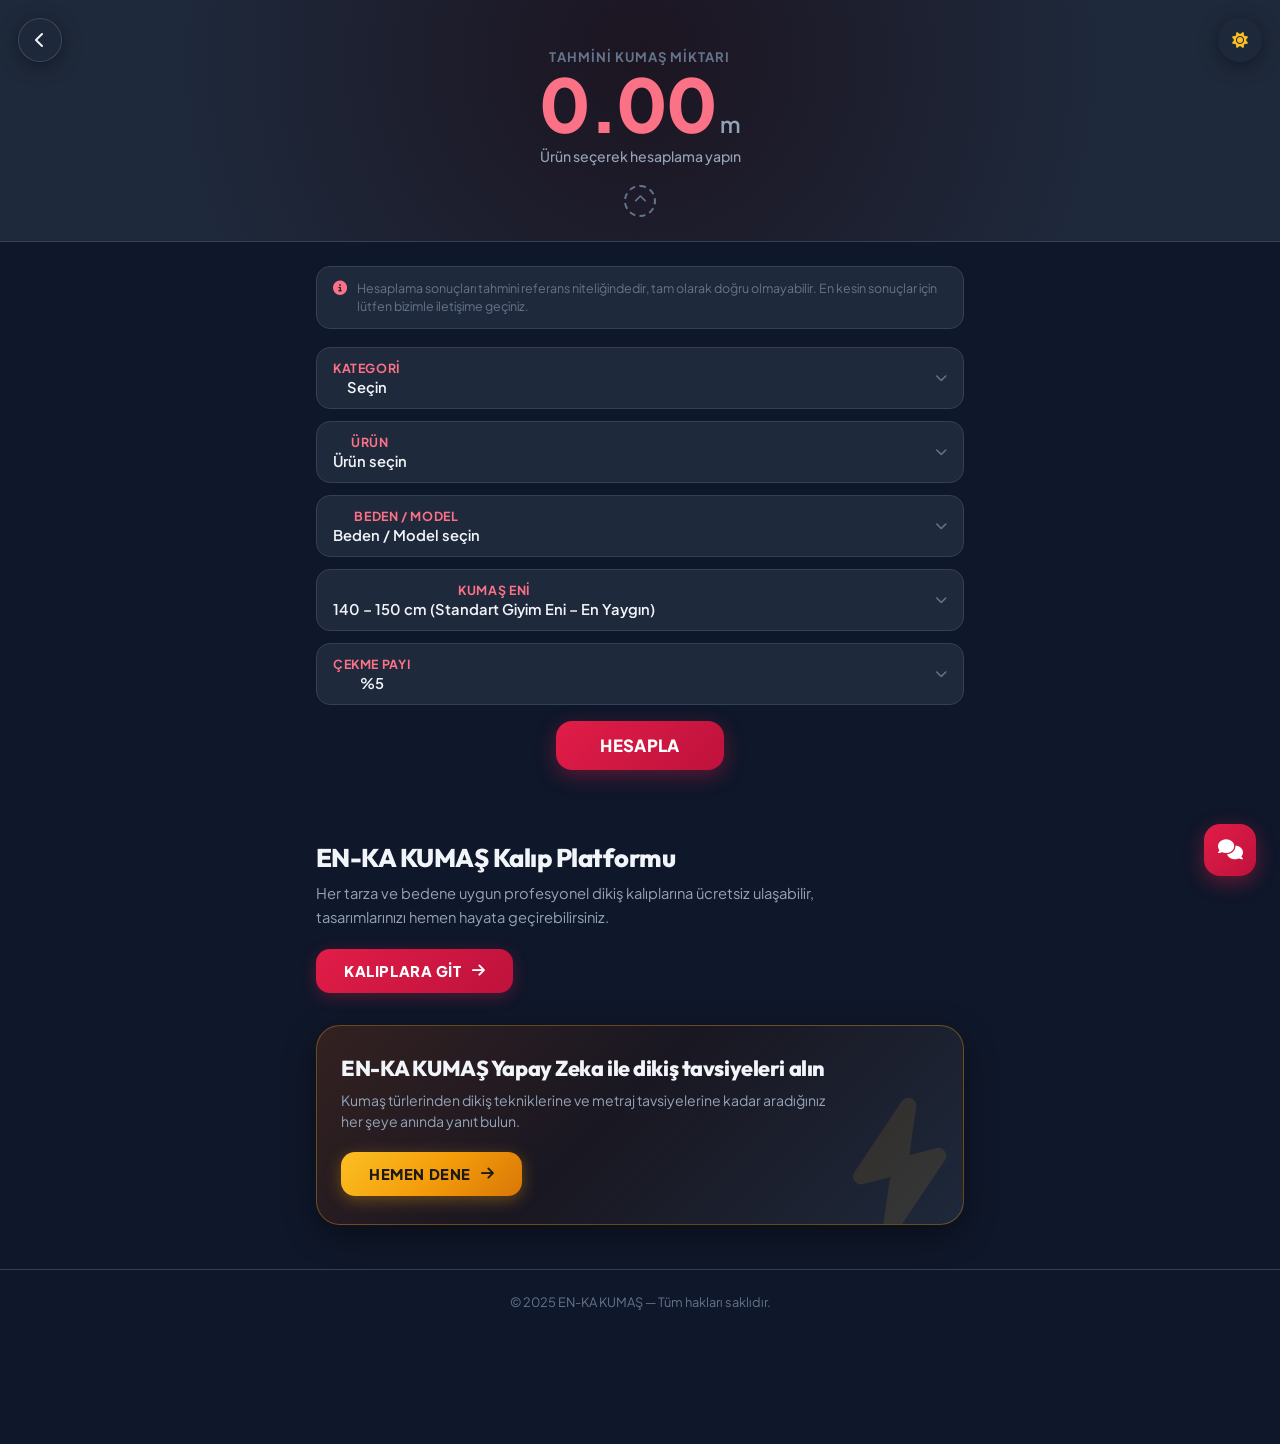
<file: metraj.html>
<!DOCTYPE html>
<html lang="tr" class="light">
<head>
<meta charset="UTF-8">
<meta name="viewport" content="width=device-width,initial-scale=1.0">
<title>Kumaş Metraj Hesaplayıcısı | EN-KA KUMAŞ</title>
<link rel="icon" type="image/png" href="enkai.png" />
<meta name="description" content="Kumaş metrajınızı Avrupa standartlarına göre hesaplayın.">
<meta name="keywords" content="kumaş metraj hesaplayıcı, kumaş hesaplama, EN-KA">
<meta name="author" content="EN-KA KUMAŞ">
<meta property="og:title" content="Kumaş Metraj Hesaplayıcısı | EN-KA KUMAŞ">
<meta property="og:description" content="Avrupa standartlarına göre kumaş metrajınızı hesaplayın.">
<meta property="og:image" content="enkai.png">
<meta property="og:url" content="https://enkakumas.github.io/metraj.html">
<meta property="og:type" content="website">
<meta name="google-site-verification" content="google9cc67c0ed550220f" />
<meta name="googlebot" content="index, follow, max-image-preview:large">
<meta name="robots" content="index, follow">
<meta name="ChatGPT-User" content="index, follow">
<meta name="bingbot" content="index, follow, max-image-preview:large">
<meta name="twitter:card" content="summary_large_image">
<meta name="twitter:title" content="Kumaş Metraj Hesaplayıcısı | EN-KA KUMAŞ">
<meta name="twitter:description" content="Kumaş metrajınızı hesaplayın.">
<meta name="twitter:image" content="enkai.png">
<script type="application/ld+json">{"@context":"https://schema.org","@type":"WebApplication","name":"Kumaş Metraj Hesaplayıcısı","description":"Avrupa standartlarına göre kumaş metrajı hesaplayıcı.","applicationCategory":"UtilityApplication","provider":{"@type":"LocalBusiness","name":"EN-KA KUMAŞ"},"url":"https://enkakumas.github.io/metraj.html"}</script>
<link rel="stylesheet" href="https://cdnjs.cloudflare.com/ajax/libs/font-awesome/6.5.0/css/all.min.css">
<link rel="stylesheet" href="css/dock.css">
<link rel="preconnect" href="https://fonts.googleapis.com">
<link href="https://fonts.googleapis.com/css2?family=Outfit:wght@600;700;800;900&family=Plus+Jakarta+Sans:wght@300;400;500;600;700;800;900&display=swap" rel="stylesheet">
<script>tailwind.config={darkMode:"class",theme:{extend:{colors:{primary:"#E11D48"}}}};</script>
<style>
*,*::before,*::after{margin:0;padding:0;box-sizing:border-box}
html{font-size:16px;-webkit-text-size-adjust:100%}
html.light{--bg:#fafaf9;--bg2:#f5f5f4;--card:#ffffff;--card2:#fafafa;--border:#e7e5e4;--txt:#0f172a;--txt2:#475569;--txt3:#94a3b8;--accent:#E11D48;--accent2:#fff1f2;--accent3:#fecdd3;--shadow:rgba(0,0,0,0.06);--shadow2:rgba(0,0,0,0.1);--popup-bg:#ffffff;--popup-border:#e7e5e4;--input-bg:#fff;--input-border:#cbd5e1;--btn-bg:#E11D48;--btn-txt:#fff;--btn-hover:#be123c;--tag-bg:#fef2f2;--tag-txt:#be123c;--panel-bg:rgba(255,255,255,0.96);--hover-bg:#f5f5f4}
html.dark{--bg:#0f172a;--bg2:#1e293b;--card:#1e293b;--card2:#253347;--border:#334155;--txt:#f1f5f9;--txt2:#94a3b8;--txt3:#64748b;--accent:#fb7185;--accent2:#1c0a14;--accent3:#831843;--shadow:rgba(0,0,0,0.3);--shadow2:rgba(0,0,0,0.5);--popup-bg:#1e293b;--popup-border:#334155;--input-bg:#1e293b;--input-border:#475569;--btn-bg:#E11D48;--btn-txt:#fff;--btn-hover:#f43f5e;--tag-bg:#1c0a14;--tag-txt:#fb7185;--panel-bg:rgba(15,23,42,0.96);--hover-bg:#1e293b}
body{font-family:"Plus Jakarta Sans",system-ui,-apple-system,BlinkMacSystemFont,sans-serif;background:var(--bg);color:var(--txt);min-height:100vh;transition:background .3s,color .3s;overflow-x:hidden;-webkit-font-smoothing:antialiased}

/* Floating Glass Buttons */
.floating-nav-btn{position:fixed;top:18px;z-index:90;width:44px;height:44px;border-radius:50%;background:rgba(255,255,255,0.78);backdrop-filter:blur(16px);-webkit-backdrop-filter:blur(16px);border:1px solid rgba(255,255,255,0.85);display:flex;align-items:center;justify-content:center;color:var(--txt);text-decoration:none;font-size:1rem;box-shadow:0 4px 18px rgba(0,0,0,0.08);cursor:pointer;transition:all 0.25s cubic-bezier(0.34,1.56,0.64,1)}
.dark .floating-nav-btn{background:rgba(30,41,59,0.78);border-color:rgba(255,255,255,0.14);box-shadow:0 4px 20px rgba(0,0,0,0.4)}
.floating-back-btn{left:18px}
.floating-theme-btn{right:18px;border:none}
.floating-nav-btn:hover{transform:scale(1.1);background:var(--btn-bg);color:#fff;border-color:var(--btn-bg);box-shadow:0 6px 20px rgba(225,29,72,0.35)}
.floating-theme-btn .fa-sun{display:none}
html.light .floating-theme-btn .fa-moon{display:block}
html.light .floating-theme-btn .fa-sun{display:none}
html.dark .floating-theme-btn .fa-moon{display:none}
html.dark .floating-theme-btn .fa-sun{display:block;color:#fbbf24}

main{padding-top:0}

/* Result Hero (Clean, Compact, Above Fold) */
#result-hero{position:relative;padding:48px 20px 24px;text-align:center;overflow:hidden;border-bottom:1px solid var(--border);background:var(--card);transition:background .3s}
#result-hero::before{content:"";position:absolute;inset:0;background:radial-gradient(circle at 50% 25%,var(--accent2) 0%,transparent 70%);opacity:.65;pointer-events:none}
#result-hero .hero-content{position:relative;z-index:2}
.result-label{font-size:.82rem;font-weight:700;text-transform:uppercase;letter-spacing:.08em;color:var(--txt3);margin-bottom:2px}
.result-value{font-size:clamp(3rem,9vw,4.6rem);font-weight:900;line-height:1;color:var(--accent);letter-spacing:-.03em;display:inline-block}
.result-unit{font-size:1.4rem;font-weight:600;color:var(--txt2);margin-left:4px}
.result-sub{font-size:.88rem;color:var(--txt2);margin-top:6px;font-weight:500}
.result-tags{display:flex;flex-wrap:wrap;justify-content:center;gap:6px;margin-top:10px}
.result-tag{display:inline-flex;align-items:center;gap:5px;padding:4px 12px;border-radius:20px;font-size:.78rem;font-weight:600;background:var(--tag-bg);color:var(--tag-txt);transition:background .3s,color .3s}
.result-more{display:inline-flex;align-items:center;justify-content:center;width:32px;height:32px;border-radius:50%;border:2px dashed var(--txt3);background:transparent;color:var(--txt3);cursor:pointer;font-size:.8rem;margin-top:10px;transition:all .25s cubic-bezier(0.34,1.56,0.64,1)}
.result-more:hover{border-color:var(--accent);color:var(--accent);background:var(--accent2);transform:scale(1.1)}
.result-more.open{border-color:var(--accent);color:var(--accent);background:var(--accent2)}
.result-more.open .fa-chevron-up{transform:rotate(180deg)}
.result-more .fa-chevron-up{transition:transform .3s ease}
.result-extras{max-height:0;opacity:0;overflow:hidden;display:flex;flex-wrap:wrap;justify-content:center;gap:6px;margin-top:0;transform:scale(0.95) translateY(-6px);transition:max-height .35s cubic-bezier(0.4,0,0.2,1),opacity .3s ease,margin-top .3s ease,transform .3s cubic-bezier(0.34,1.56,0.64,1);pointer-events:none}
.result-extras.show{max-height:160px;opacity:1;margin-top:10px;transform:scale(1) translateY(0);pointer-events:auto}

.calc-disclaimer{display:flex;align-items:flex-start;gap:10px;margin-bottom:18px;padding:12px 16px;border-radius:14px;background:var(--hover-bg);border:1px solid var(--border);font-size:0.78rem;line-height:1.5;color:var(--txt3);text-align:left}
.calc-disclaimer i{color:var(--accent);font-size:0.88rem;margin-top:2px;flex-shrink:0}

/* Selectors Grid */
#selectors{position:relative;z-index:2;padding:24px 16px 36px;max-width:680px;margin:0 auto}
.sel-row{display:flex;gap:10px;align-items:center;margin-bottom:12px}
.sel-wrap{position:relative;flex:1;min-width:0}
.sel-btn{display:flex;align-items:center;justify-content:space-between;width:100%;padding:12px 16px;border-radius:14px;border:1.5px solid var(--border);background:var(--card);color:var(--txt);font-family:inherit;font-size:.92rem;font-weight:500;cursor:pointer;transition:all .2s cubic-bezier(0.4,0,0.2,1)}
.sel-btn:hover{border-color:var(--accent);box-shadow:0 4px 12px var(--shadow)}
.sel-btn:focus-visible{outline:2px solid var(--accent);outline-offset:2px}
.sel-btn .sel-label{font-weight:700;color:var(--accent);font-size:.78rem;text-transform:uppercase;letter-spacing:.05em;display:block;margin-bottom:2px}
.sel-btn .sel-value{display:block;color:var(--txt);white-space:nowrap;overflow:hidden;text-overflow:ellipsis;font-weight:600}
.sel-btn .fa-chevron-down{font-size:.75rem;color:var(--txt3);transition:transform .25s ease;flex-shrink:0}
.sel-btn.open .fa-chevron-down{transform:rotate(180deg);color:var(--accent)}

/* Smooth Glass Floating Dropdowns / Popups (.dp) */
.dp{position:absolute;top:calc(100% + 8px);left:0;right:0;background:var(--panel-bg);backdrop-filter:blur(24px) saturate(180%);-webkit-backdrop-filter:blur(24px) saturate(180%);border:1.5px solid var(--border);border-radius:20px;box-shadow:0 16px 48px var(--shadow2),0 0 0 1px rgba(255,255,255,0.1) inset;z-index:70;padding:8px;display:none;max-height:280px;overflow-y:auto;transform-origin:top center}
.dp.show{display:block;animation:glassPop 0.28s cubic-bezier(0.34,1.56,0.64,1) forwards}
@keyframes glassPop{0%{opacity:0;transform:scale(0.92) translateY(-10px)}100%{opacity:1;transform:scale(1) translateY(0)}}
.dp::-webkit-scrollbar{width:5px}
.dp::-webkit-scrollbar-track{background:transparent}
.dp::-webkit-scrollbar-thumb{background:var(--border);border-radius:10px}

.dp-item{display:flex;align-items:center;gap:12px;padding:11px 14px;border-radius:14px;cursor:pointer;transition:all 0.2s cubic-bezier(0.4,0,0.2,1);font-size:0.92rem;color:var(--txt)}
.dp-item:hover{background:var(--hover-bg);transform:translateX(4px)}
.dp-item.sel{background:var(--accent2);color:var(--accent);font-weight:700}
.dp-item .dp-icon{width:32px;height:32px;border-radius:10px;background:var(--accent2);color:var(--accent);display:flex;align-items:center;justify-content:center;font-size:0.85rem;flex-shrink:0;transition:all 0.2s}
.dp-item.sel .dp-icon{background:var(--accent);color:#ffffff;box-shadow:0 4px 12px rgba(225,29,72,0.3)}
.dp-item .dp-txt{white-space:nowrap;overflow:hidden;text-overflow:ellipsis}
.dp-item .dp-chk{margin-left:auto;font-size:.85rem;color:var(--accent);opacity:0;transition:opacity .15s}
.dp-item.sel .dp-chk{opacity:1}

.calc-btn-wrap{text-align:center;margin-top:16px}
.calc-btn{padding:14px 44px;border:none;border-radius:16px;background:linear-gradient(135deg,#E11D48 0%,#be123c 100%);color:#fff;font-family:inherit;font-size:1.05rem;font-weight:800;letter-spacing:0.02em;cursor:pointer;box-shadow:0 6px 20px rgba(225,29,72,0.35);transition:all 0.25s cubic-bezier(0.34,1.56,0.64,1)}
.calc-btn:hover{transform:translateY(-2px) scale(1.02);box-shadow:0 10px 28px rgba(225,29,72,0.5)}
.calc-btn:active{transform:scale(0.97)}

/* Kalıp Platformu (Sola Hizalı, Kutusuz, Özel Başlık Fontu) */
#kalip{padding:36px 16px 20px;max-width:680px;margin:0 auto}
.kalip-plain{text-align:left}
.kalip-title{font-family:'Outfit','Plus Jakarta Sans',sans-serif;font-size:1.6rem;font-weight:800;letter-spacing:-.02em;color:var(--txt);margin-bottom:8px;line-height:1.25}
.kalip-desc{font-size:0.92rem;color:var(--txt2);line-height:1.6;margin-bottom:20px;max-width:560px}
.kalip-plain-btn{display:inline-flex;align-items:center;gap:10px;padding:13px 28px;border-radius:14px;font-family:inherit;font-weight:800;font-size:0.92rem;letter-spacing:0.04em;text-decoration:none;color:#fff;background:linear-gradient(135deg,#E11D48 0%,#be123c 100%);box-shadow:0 4px 16px rgba(225,29,72,0.3);transition:all .25s cubic-bezier(0.34,1.56,0.64,1)}
.kalip-plain-btn:hover{transform:translateY(-2px) scale(1.02);box-shadow:0 8px 24px rgba(225,29,72,0.45)}

/* EN-KA KUMAŞ Yapay Zeka (Altın Sarısı Gradyan + Şimşek Arka Planı) */
#enkai{padding:12px 16px 44px;max-width:680px;margin:0 auto}
.enkai-ai-card{position:relative;overflow:hidden;border-radius:24px;padding:28px 24px;background:linear-gradient(135deg,rgba(254,243,199,0.7) 0%,rgba(253,230,138,0.35) 45%,var(--card) 100%);border:1.5px solid rgba(245,158,11,0.35);box-shadow:0 10px 32px rgba(245,158,11,0.12);text-align:left;transition:all .3s ease}
.dark .enkai-ai-card{background:linear-gradient(135deg,rgba(120,53,15,0.35) 0%,rgba(69,26,3,0.2) 45%,var(--card) 100%);border-color:rgba(245,158,11,0.35);box-shadow:0 10px 32px rgba(0,0,0,0.4)}
.enkai-ai-card:hover{border-color:rgba(245,158,11,0.6);transform:translateY(-2px);box-shadow:0 14px 40px rgba(245,158,11,0.2)}
.enkai-ai-lightning{position:absolute;right:8px;bottom:-18px;font-size:8rem;color:rgba(245,158,11,0.13);pointer-events:none;transform:rotate(-15deg);transition:all .4s ease}
.dark .enkai-ai-lightning{color:rgba(251,191,36,0.1)}
.enkai-ai-card:hover .enkai-ai-lightning{transform:rotate(-10deg) scale(1.08);color:rgba(245,158,11,0.22)}
.enkai-ai-content{position:relative;z-index:2}
.enkai-ai-title{font-family:'Outfit','Plus Jakarta Sans',sans-serif;font-size:1.35rem;font-weight:800;letter-spacing:-.02em;color:var(--txt);margin-bottom:8px;line-height:1.3}
.enkai-ai-desc{font-size:0.88rem;color:var(--txt2);line-height:1.5;margin-bottom:20px;max-width:500px}
.enkai-ai-btn{display:inline-flex;align-items:center;gap:10px;padding:13px 28px;border-radius:14px;font-family:inherit;font-weight:800;font-size:0.92rem;letter-spacing:0.04em;text-decoration:none;color:#1c1917;background:linear-gradient(135deg,#fbbf24 0%,#f59e0b 50%,#d97706 100%);box-shadow:0 4px 16px rgba(245,158,11,0.35);transition:all .25s cubic-bezier(0.34,1.56,0.64,1)}
.enkai-ai-btn:hover{transform:translateY(-2px) scale(1.02);box-shadow:0 8px 24px rgba(245,158,11,0.5);color:#000}

/* Floating Quick Access Button */
#qab{position:fixed;bottom:24px;right:24px;z-index:45;width:52px;height:52px;border-radius:16px;border:none;background:linear-gradient(135deg,#E11D48 0%,#be123c 100%);color:#fff;cursor:pointer;display:flex;align-items:center;justify-content:center;font-size:1.25rem;box-shadow:0 6px 20px rgba(225,29,72,0.4);transition:all 0.25s cubic-bezier(0.34,1.56,0.64,1)}
#qab:hover{transform:scale(1.08) translateY(-2px);box-shadow:0 10px 28px rgba(225,29,72,0.55)}

footer{padding:24px 16px;text-align:center;font-size:.8rem;color:var(--txt3);border-top:1px solid var(--border)}
</style>
</head>
<body>

<!-- Floating Glass Buttons -->
<a href="index.html" class="floating-nav-btn floating-back-btn" title="Ana Sayfaya Dön" aria-label="Geri">
  <i class="fas fa-chevron-left"></i>
</a>
<button class="floating-nav-btn floating-theme-btn" id="theme-btn" title="Tema Değiştir" aria-label="Tema Değiştir">
  <i class="fas fa-moon"></i>
  <i class="fas fa-sun"></i>
</button>

<main>

<!-- Result Hero Section (Animasyonsuz, Temiz & Ferah) -->
<section id="result-hero">
  <div class="hero-content">
    <div class="result-label">Tahmini Kumaş Miktarı</div>
    <div><span class="result-value" id="res-val">0.00</span><span class="result-unit">m</span></div>
    <div class="result-sub" id="res-sub">Ürün seçerek hesaplama yapın</div>
    <div class="result-tags" id="res-tags"></div>
    <button class="result-more" id="res-more" aria-label="Daha fazla bilgi"><i class="fas fa-chevron-up"></i></button>
    <div class="result-extras" id="res-extras"></div>
  </div>
</section>

<!-- Selectors Section -->
<section id="selectors">
  <div class="calc-disclaimer">
    <i class="fas fa-circle-info"></i>
    <span>Hesaplama sonuçları tahmini referans niteliğindedir, tam olarak doğru olmayabilir. En kesin sonuçlar için lütfen bizimle iletişime geçiniz.</span>
  </div>
  <div class="sel-row">
    <div class="sel-wrap" id="w-k">
      <button class="sel-btn" onclick="window.enkaiT.tog('k')">
        <div><span class="sel-label">Kategori</span><span class="sel-value">Seçin</span></div>
        <i class="fas fa-chevron-down"></i>
      </button>
      <div class="dp" id="p-k"></div>
    </div>
  </div>
  <div class="sel-row">
    <div class="sel-wrap" id="w-u">
      <button class="sel-btn" onclick="window.enkaiT.tog('u')">
        <div><span class="sel-label">Ürün</span><span class="sel-value">Ürün seçin</span></div>
        <i class="fas fa-chevron-down"></i>
      </button>
      <div class="dp" id="p-u"></div>
    </div>
  </div>
  <div class="sel-row">
    <div class="sel-wrap" id="w-b">
      <button class="sel-btn" onclick="window.enkaiT.tog('b')">
        <div><span class="sel-label">Beden / Model</span><span class="sel-value">Beden / Model seçin</span></div>
        <i class="fas fa-chevron-down"></i>
      </button>
      <div class="dp" id="p-b"></div>
    </div>
  </div>
  <div class="sel-row">
    <div class="sel-wrap" id="w-e">
      <button class="sel-btn" onclick="window.enkaiT.tog('e')">
        <div><span class="sel-label">Kumaş Eni</span><span class="sel-value" id="sel-en">140 – 150 cm (Standart Giyim Eni – En Yaygın)</span></div>
        <i class="fas fa-chevron-down"></i>
      </button>
      <div class="dp" id="p-e"></div>
    </div>
  </div>
  <div class="sel-row">
    <div class="sel-wrap" id="w-z">
      <button class="sel-btn" onclick="window.enkaiT.tog('z')">
        <div><span class="sel-label">Çekme Payı</span><span class="sel-value" id="sel-z">%5</span></div>
        <i class="fas fa-chevron-down"></i>
      </button>
      <div class="dp" id="p-z"></div>
    </div>
  </div>
  <div class="calc-btn-wrap">
    <button class="calc-btn" onclick="window.enkaiT.calc()">HESAPLA</button>
  </div>
</section>

<!-- Kalıp Platformu Section -->
<section id="kalip">
  <div class="kalip-plain">
    <h2 class="kalip-title">EN-KA KUMAŞ Kalıp Platformu</h2>
    <p class="kalip-desc">Her tarza ve bedene uygun profesyonel dikiş kalıplarına ücretsiz ulaşabilir, tasarımlarınızı hemen hayata geçirebilirsiniz.</p>
    <a href="kalip-koleksiyonu.html" class="kalip-plain-btn" target="_blank" rel="noopener">
      KALIPLARA GİT <i class="fas fa-arrow-right"></i>
    </a>
  </div>
</section>

<!-- EN-KA KUMAŞ Yapay Zeka Section -->
<section id="enkai">
  <div class="enkai-ai-card">
    <div class="enkai-ai-lightning">
      <i class="fas fa-bolt"></i>
    </div>
    <div class="enkai-ai-content">
      <h2 class="enkai-ai-title">EN-KA KUMAŞ Yapay Zeka ile dikiş tavsiyeleri alın</h2>
      <p class="enkai-ai-desc">Kumaş türlerinden dikiş tekniklerine ve metraj tavsiyelerine kadar aradığınız her şeye anında yanıt bulun.</p>
      <a href="chatbot.html" class="enkai-ai-btn" target="_blank" rel="noopener">
        HEMEN DENE <i class="fas fa-arrow-right"></i>
      </a>
    </div>
  </div>
</section>

<!-- Quick Access Button -->
<button id="qab" aria-label="Bize Ulaşın"><i class="fas fa-comments"></i></button>

<!-- Contact Modal Overlay -->
<div class="enka-contact-overlay" id="enka-contact-overlay">
  <h2 class="enka-contact-title">Bize Ulaşın</h2>
  <button class="enka-contact-close" id="enka-contact-close" type="button" aria-label="Kapat"><i class="fas fa-times"></i></button>
  <div class="enka-contact-actions">
    <a href="https://wa.me/905368938558" target="_blank" rel="noopener" class="enka-contact-action wa"><i class="fab fa-whatsapp"></i> WhatsApp</a>
    <a href="https://instagram.com/enka_kumascilik_a.s" target="_blank" rel="noopener" class="enka-contact-action ig"><i class="fab fa-instagram"></i> Instagram</a>
    <a href="https://maps.app.goo.gl/QDJ8ei1FDQk6J7mv8" target="_blank" rel="noopener" class="enka-contact-action map"><i class="fas fa-map-location-dot"></i> Google Haritalar</a>
    <a href="tel:+905368938558" class="enka-contact-action phone"><i class="fas fa-phone" style="color:#E11D48;"></i> Hemen Ara</a>
  </div>
</div>

</main>

<footer>&copy; 2025 EN-KA KUMAŞ — Tüm hakları saklıdır.</footer>

<script>
(function(){
'use strict';

/* ── TEMA (Saat 17:00'den itibaren otomatik karanlık mod) ── */
var html = document.documentElement;
var themeBtn = document.getElementById('theme-btn');
var saved = localStorage.getItem('enka-theme');

if(saved){
  html.className = saved;
} else {
  var hour = new Date().getHours();
  if(hour >= 17 || hour < 7){
    html.className = 'dark';
  } else {
    html.className = 'light';
  }
}

if(themeBtn){
  themeBtn.addEventListener('click', function(){
    var isDark = html.classList.contains('dark');
    if(isDark){
      html.classList.remove('dark');
      html.classList.add('light');
    } else {
      html.classList.remove('light');
      html.classList.add('dark');
    }
    localStorage.setItem('enka-theme', html.classList.contains('dark') ? 'dark' : 'light');
  });
}

/* ── HIZLI ERİŞİM / BİZE ULAŞIN ── */
var qab = document.getElementById('qab');
var overlay = document.getElementById('enka-contact-overlay');
var closeBtn = document.getElementById('enka-contact-close');

if(qab && overlay){
  qab.addEventListener('click', function(){
    overlay.classList.add('open');
    document.body.style.overflow = 'hidden';
  });
}
if(closeBtn && overlay){
  closeBtn.addEventListener('click', function(){
    overlay.classList.remove('open');
    document.body.style.overflow = '';
  });
}
if(overlay){
  overlay.addEventListener('click', function(e){
    if(e.target === overlay){
      overlay.classList.remove('open');
      document.body.style.overflow = '';
    }
  });
}

/* ── RESULT MORE TOGGLE (Yumuşak Açılır Animasyon) ── */
var resMore = document.getElementById('res-more');
var resExtras = document.getElementById('res-extras');
if(resMore && resExtras){
  resMore.addEventListener('click', function(){
    resMore.classList.toggle('open');
    resExtras.classList.toggle('show');
  });
}

/* ── METRAJ VERİLERİ ── */
var DATA = {
  categories: [
    {id:'kadin', name:'Kadın Giyim', icon:'fa-person-dress'},
    {id:'erkek_cocuk', name:'Erkek & Çocuk Giyim', icon:'fa-people-roof'},
    {id:'dis_giyim', name:'Dış Giyim', icon:'fa-vest-patches'},
    {id:'ev', name:'Ev Tekstili & Döşemelik', icon:'fa-couch'}
  ],
  products: {
    kadin: [
      {id:'elbise_standart', name:'Elbise', icon:'fa-person-dress', base:2.5},
      {id:'pantolon_standart', name:'Pantolon', icon:'fa-shirt', base:1.8},
      {id:'canta', name:'Çanta', icon:'fa-bag-shopping', base:0.8, target:'canta'},
      {id:'diz_elbise', name:'Diz Boyu Elbise (Düz Kesim)', icon:'fa-person-dress', base:2.2},
      {id:'maxi_elbise', name:'Uzun (Maxi) Elbise', icon:'fa-person-dress', base:3.2},
      {id:'klos_elbise', name:'Kloş / Pileli Elbise', icon:'fa-person-dress', base:3.8},
      {id:'bluz', name:'Bluz / Üst Giyim', icon:'fa-shirt', base:1.5},
      {id:'kadin_gomlek', name:'Kadın Gömlek', icon:'fa-shirt', base:1.6},
      {id:'duz_etek', name:'Düz / Kalem Etek', icon:'fa-shirt', base:1.2},
      {id:'klos_etek', name:'Kloş / Uzun Etek', icon:'fa-shirt', base:2.4},
      {id:'kadin_pantolon', name:'Kadın Pantolon', icon:'fa-shirt', base:1.8},
      {id:'blazer_ceket', name:'Blazer Ceket', icon:'fa-shirt', base:2.2},
      {id:'kimono', name:'Kimono / Kaftan', icon:'fa-shirt', base:2.8}
    ],
    erkek_cocuk: [
      {id:'erkek_pantolon_std', name:'Pantolon', icon:'fa-shirt', base:1.8, target:'erkek'},
      {id:'erkek_gomlek', name:'Erkek Gömlek', icon:'fa-shirt', base:1.8, target:'erkek'},
      {id:'erkek_pantolon', name:'Erkek Pantolon', icon:'fa-shirt', base:1.8, target:'erkek'},
      {id:'erkek_ceket', name:'Erkek Ceket', icon:'fa-shirt', base:2.2, target:'erkek'},
      {id:'yelek', name:'Yelek', icon:'fa-shirt', base:1.3, target:'erkek'},
      {id:'cocuk_takim', name:'Çocuk Kıyafet Takımı', icon:'fa-child', base:1.5, target:'cocuk'}
    ],
    dis_giyim: [
      {id:'palto_kaban', name:'Palto / Kaban', icon:'fa-vest', base:3.0},
      {id:'trenckot', name:'Trençkot', icon:'fa-vest', base:3.2},
      {id:'pardosu_kap', name:'Pardösü / Kap', icon:'fa-vest', base:3.0}
    ],
    ev: [
      {id:'tekli_berjer', name:'Tekli Koltuk / Berjer Örtüsü', icon:'fa-couch', base:4.8, target:'koltuk'},
      {id:'ikili_kanepe', name:'İkili Kanepe Örtüsü', icon:'fa-couch', base:8.5, target:'koltuk'},
      {id:'uclu_kanepe', name:'Üçlü Kanepe Örtüsü', icon:'fa-couch', base:11.0, target:'koltuk'},
      {id:'l_koltuk', name:'L Koltuk / Köşe Koltuk Örtüsü', icon:'fa-couch', base:15.0, target:'koltuk'},
      {id:'sandalye', name:'Sandalye Kılıfı', icon:'fa-chair', base:1.8, target:'koltuk'},
      {id:'kirlent', name:'Kırlent / Yastık Kılıfı', icon:'fa-couch', base:0.7, target:'perde_yastik'},
      {id:'fon_perde', name:'Fon Perde', icon:'fa-window-maximize', base:3.2, target:'perde_yastik'},
      {id:'masa_ortusu', name:'Masa Örtüsü', icon:'fa-table', base:2.5, target:'masa'},
      {id:'masa_runner', name:'Masa Runner', icon:'fa-table', base:1.0, target:'masa'},
      {id:'tek_yatak', name:'Tek Kişilik Yatak Örtüsü', icon:'fa-bed', base:4.2, target:'yatak'},
      {id:'cift_yatak', name:'Çift Kişilik Yatak Örtüsü', icon:'fa-bed', base:6.5, target:'yatak'},
      {id:'puf_armut', name:'Puf / Armut Koltuk Kılıfı', icon:'fa-couch', base:2.8, target:'perde_yastik'}
    ]
  },
  sizes: {
    kadin: [
      {id:'xs', name:'XS (34)', mult:0.90},
      {id:'s', name:'S (36)', mult:0.95},
      {id:'m', name:'M (38)', mult:1.00},
      {id:'l', name:'L (40)', mult:1.05},
      {id:'xl', name:'XL (42)', mult:1.10},
      {id:'2xl', name:'2XL (44)', mult:1.15},
      {id:'3xl', name:'3XL (46)', mult:1.20},
      {id:'4xl', name:'4XL (48)', mult:1.25},
      {id:'5xl', name:'5XL (50)', mult:1.30}
    ],
    erkek: [
      {id:'xs', name:'XS', mult:0.90},
      {id:'s', name:'S', mult:0.95},
      {id:'m', name:'M', mult:1.00},
      {id:'l', name:'L', mult:1.05},
      {id:'xl', name:'XL', mult:1.10},
      {id:'2xl', name:'2XL', mult:1.15},
      {id:'3xl', name:'3XL', mult:1.20},
      {id:'4xl', name:'4XL', mult:1.25},
      {id:'5xl', name:'5XL', mult:1.30}
    ],
    cocuk: [
      {id:'2_3', name:'2-3 Yaş', mult:0.75},
      {id:'4_5', name:'4-5 Yaş', mult:0.85},
      {id:'6_7', name:'6-7 Yaş', mult:1.00},
      {id:'8_9', name:'8-9 Yaş', mult:1.15},
      {id:'10_11', name:'10-11 Yaş', mult:1.25},
      {id:'12_14', name:'12-14 Yaş', mult:1.35}
    ],
    canta: [
      {id:'standart', name:'Standart Boy (40x40 cm)', mult:1.00},
      {id:'kucuk', name:'Küçük / Kol Çantası', mult:0.75},
      {id:'buyuk', name:'Büyük / Tote Bag', mult:1.35}
    ],
    koltuk: [
      {id:'tekli', name:'Tekli Berjer', mult:1.00},
      {id:'ikili', name:'İkili Kanepe', mult:1.00},
      {id:'uclu', name:'Üçlü Kanepe', mult:1.00},
      {id:'l_kose', name:'L / Köşe Koltuk', mult:1.00},
      {id:'sandalye', name:'Sandalye', mult:1.00}
    ],
    yatak: [
      {id:'tek', name:'Tek Kişilik', mult:1.00},
      {id:'cift', name:'Çift Kişilik', mult:1.35},
      {id:'king', name:'Battal (King Size)', mult:1.60}
    ],
    masa: [
      {id:'4k', name:'4 Kişilik', mult:0.85},
      {id:'6k', name:'6 Kişilik', mult:1.00},
      {id:'8k', name:'8 Kişilik', mult:1.25},
      {id:'12k', name:'12 Kişilik', mult:1.60}
    ],
    perde_yastik: [
      {id:'fon', name:'Standart Fon Perde', mult:1.00},
      {id:'kirlent', name:'Kırlent', mult:1.00},
      {id:'puf', name:'Puf / Armut', mult:1.00}
    ]
  },
  widths: {
    giyim: [
      {id:'90', name:'90 cm (Dar En / Astar / İpek)', val:90},
      {id:'110_120', name:'110 – 120 cm (Pamuklu / Patchwork / İthal Kumaş)', val:115},
      {id:'140_150', name:'140 – 150 cm (Standart Giyim Eni – En Yaygın)', val:145},
      {id:'180', name:'180 cm (Penye / Örme / Triko Kumaş)', val:180}
    ],
    ev: [
      {id:'140_150_ev', name:'140 – 150 cm (Standart Döşemelik & Masa Örtüsü)', val:145},
      {id:'240', name:'240 cm (Nevresimlik & Çarşaflık Kumaş)', val:240},
      {id:'280_300', name:'280 – 300 cm (Geniş En Tül, Perde & Döşemelik)', val:290}
    ]
  },
  shrinks: [
    {id:'0', name:'%0 (Yok)', val:0},
    {id:'3', name:'%3', val:3},
    {id:'5', name:'%5', val:5},
    {id:'8', name:'%8', val:8},
    {id:'10', name:'%10', val:10},
    {id:'15', name:'%15', val:15}
  ]
};

/* ── SEÇİMLER ── */
var sel = {
  cat: null,
  prod: null,
  size: null,
  width: 145,
  widthId: '140_150',
  widthName: '140 – 150 cm (Standart Giyim Eni – En Yaygın)',
  shrink: 5
};
var openPanel = null;

function closeAllPanels(){
  ['k','u','b','e','z'].forEach(function(key){
    var p = document.getElementById('p-'+key);
    var w = document.getElementById('w-'+key);
    if(p) p.classList.remove('show');
    if(w){
      var btn = w.querySelector('.sel-btn');
      if(btn) btn.classList.remove('open');
    }
  });
  openPanel = null;
}

function renderDropdown(panelId, items, selectedId, onSelect){
  var panel = document.getElementById(panelId);
  if(!panel) return;
  panel.innerHTML = '';
  if(!items || items.length === 0){
    panel.innerHTML = '<div style="padding:12px;text-align:center;font-size:0.85rem;color:var(--txt3);">Lütfen önce önceki adımı seçiniz</div>';
    return;
  }
  items.forEach(function(item){
    var div = document.createElement('div');
    div.className = 'dp-item' + (item.id === selectedId ? ' sel' : '');
    div.innerHTML = '<div class="dp-icon"><i class="fas '+(item.icon||'fa-circle-dot')+'"></i></div>' +
      '<span class="dp-txt">'+item.name+'</span>' +
      '<i class="fas fa-check dp-chk"></i>';
    div.addEventListener('click', function(){ onSelect(item); });
    panel.appendChild(div);
  });
}

function updateValue(wrapId, text){
  var wrap = document.getElementById(wrapId);
  if(!wrap) return;
  var valEl = wrap.querySelector('.sel-value');
  if(valEl) valEl.textContent = text;
}

function getSizesForCurrentSelection(){
  if(!sel.cat) return [];
  if(sel.prod && sel.prod.target === 'canta') return DATA.sizes.canta;
  if(sel.cat === 'kadin') return DATA.sizes.kadin;
  if(sel.cat === 'dis_giyim') return DATA.sizes.kadin;
  if(sel.cat === 'erkek_cocuk'){
    if(sel.prod && sel.prod.target === 'cocuk') return DATA.sizes.cocuk;
    return DATA.sizes.erkek;
  }
  if(sel.cat === 'ev'){
    if(sel.prod && sel.prod.target && DATA.sizes[sel.prod.target]){
      return DATA.sizes[sel.prod.target];
    }
    return DATA.sizes.koltuk;
  }
  return [];
}

function getWidthsList(){
  if(sel.cat === 'ev'){
    return DATA.widths.ev;
  } else if(sel.cat){
    return DATA.widths.giyim;
  } else {
    return DATA.widths.giyim.concat(DATA.widths.ev);
  }
}

function selectCategory(item){
  sel.cat = item.id;
  sel.prod = null;
  sel.size = null;
  updateValue('w-k', item.name);
  updateValue('w-u', 'Ürün seçin');
  updateValue('w-b', 'Beden / Model seçin');
  renderDropdown('p-u', DATA.products[item.id] || [], null, selectProduct);
  renderDropdown('p-b', getSizesForCurrentSelection(), null, selectSize);

  // Kumaş enini kategoriye göre ayarla (140-150 standart seçili)
  if(item.id === 'ev'){
    selectWidth(DATA.widths.ev[0]);
  } else {
    selectWidth(DATA.widths.giyim[2]);
  }
  renderDropdown('p-e', getWidthsList(), sel.widthId, selectWidth);
  closeAllPanels();
}

function selectProduct(item){
  sel.prod = item;
  sel.size = null;
  updateValue('w-u', item.name);
  updateValue('w-b', 'Beden / Model seçin');
  renderDropdown('p-b', getSizesForCurrentSelection(), null, selectSize);
  closeAllPanels();
}

function selectSize(item){
  sel.size = item;
  updateValue('w-b', item.name);
  closeAllPanels();
}

function selectWidth(item){
  sel.width = item.val;
  sel.widthId = item.id;
  sel.widthName = item.name;
  updateValue('w-e', item.name);
  closeAllPanels();
}

function selectShrink(item){
  sel.shrink = item.val;
  updateValue('w-z', item.name);
  closeAllPanels();
}

/* ── TOGGLE ── */
function tog(key){
  var panelMap = {k:'p-k', u:'p-u', b:'p-b', e:'p-e', z:'p-z'};
  var panelId = panelMap[key];
  if(!panelId) return;

  if(openPanel === key){
    closeAllPanels();
    return;
  }
  closeAllPanels();

  // Dinamik dropdown içeriklerini güncelle
  if(key === 'e'){
    renderDropdown('p-e', getWidthsList(), sel.widthId, selectWidth);
  } else if(key === 'b'){
    renderDropdown('p-b', getSizesForCurrentSelection(), sel.size ? sel.size.id : null, selectSize);
  }

  var panel = document.getElementById(panelId);
  var wrap = document.getElementById('w-'+key);
  if(panel) panel.classList.add('show');
  if(wrap){
    var btn = wrap.querySelector('.sel-btn');
    if(btn) btn.classList.add('open');
  }
  openPanel = key;
}

/* ── HESAPLAMA (Yuvarlama: 2.15 -> 2.50, 3.60 -> 4.00) ── */
function calc(){
  if(!sel.cat){
    alert('Lütfen önce bir kategori seçin.');
    return;
  }
  if(!sel.prod){
    alert('Lütfen bir ürün seçin.');
    return;
  }
  if(!sel.size){
    alert('Lütfen bir beden veya model seçin.');
    return;
  }

  var baseM = sel.prod.base;
  var sizeMult = (sel.size && sel.size.mult !== undefined) ? sel.size.mult : 1.0;
  var widthFactor = 150 / sel.width;
  var shrinkFactor = 1 + (sel.shrink / 100);

  var rawTotal = baseM * sizeMult * widthFactor * shrinkFactor;
  // En yakın 0.50 metreye yukarı yuvarlama (Örn: 2.15 -> 2.50, 3.60 -> 4.00)
  var total = Math.ceil(rawTotal * 2) / 2;

  var resVal = document.getElementById('res-val');
  var resSub = document.getElementById('res-sub');
  var resTags = document.getElementById('res-tags');
  var resExtras2 = document.getElementById('res-extras');

  if(resVal){
    resVal.textContent = total.toFixed(2);
    resVal.style.animation = 'none';
    resVal.offsetHeight;
    resVal.style.animation = 'glassPop 0.35s cubic-bezier(0.34,1.56,0.64,1)';
  }
  if(resSub) resSub.textContent = sel.prod.name + ' · ' + sel.size.name;

  if(resTags){
    resTags.innerHTML =
      '<span class="result-tag"><i class="fas fa-ruler-horizontal"></i> En: '+sel.width+' cm</span>' +
      '<span class="result-tag"><i class="fas fa-compress-arrows-alt"></i> Çekme: %'+sel.shrink+'</span>';
  }

  if(resExtras2){
    var catObj = DATA.categories.find(function(c){ return c.id === sel.cat; });
    resExtras2.innerHTML =
      '<span class="result-tag"><i class="fas fa-layer-group"></i> '+( catObj ? catObj.name : '')+'</span>' +
      '<span class="result-tag"><i class="fas fa-cut"></i> Taban: '+baseM.toFixed(1)+' m</span>' +
      '<span class="result-tag"><i class="fas fa-arrows-alt-v"></i> Çarpan: x'+sizeMult.toFixed(2)+'</span>' +
      '<span class="result-tag"><i class="fas fa-calculator"></i> Net: '+rawTotal.toFixed(2)+' m</span>';
  }
}

/* ── INIT DROPDOWNS ── */
renderDropdown('p-k', DATA.categories, null, selectCategory);
renderDropdown('p-e', getWidthsList(), '140_150', selectWidth);
renderDropdown('p-z', DATA.shrinks, '5', selectShrink);
updateValue('w-e', '140 – 150 cm (Standart Giyim Eni – En Yaygın)');

/* ── CLOSE ON OUTSIDE CLICK ── */
document.addEventListener('click', function(e){
  if(!e.target.closest('.sel-wrap')){
    closeAllPanels();
  }
});

/* ── KEYBOARD NAVIGATION: < KEY TO HOME ── */
window.addEventListener('keydown', function(e){
  if (['INPUT', 'TEXTAREA', 'SELECT'].includes(document.activeElement.tagName)) return;
  if (e.key === '<' || e.key === 'ArrowLeft') {
    window.location.href = 'index.html';
  }
});

/* ── EXPOSE ── */
window.enkaiT = { tog: tog, calc: calc };

})();
</script>
</body>
</html>
</file>
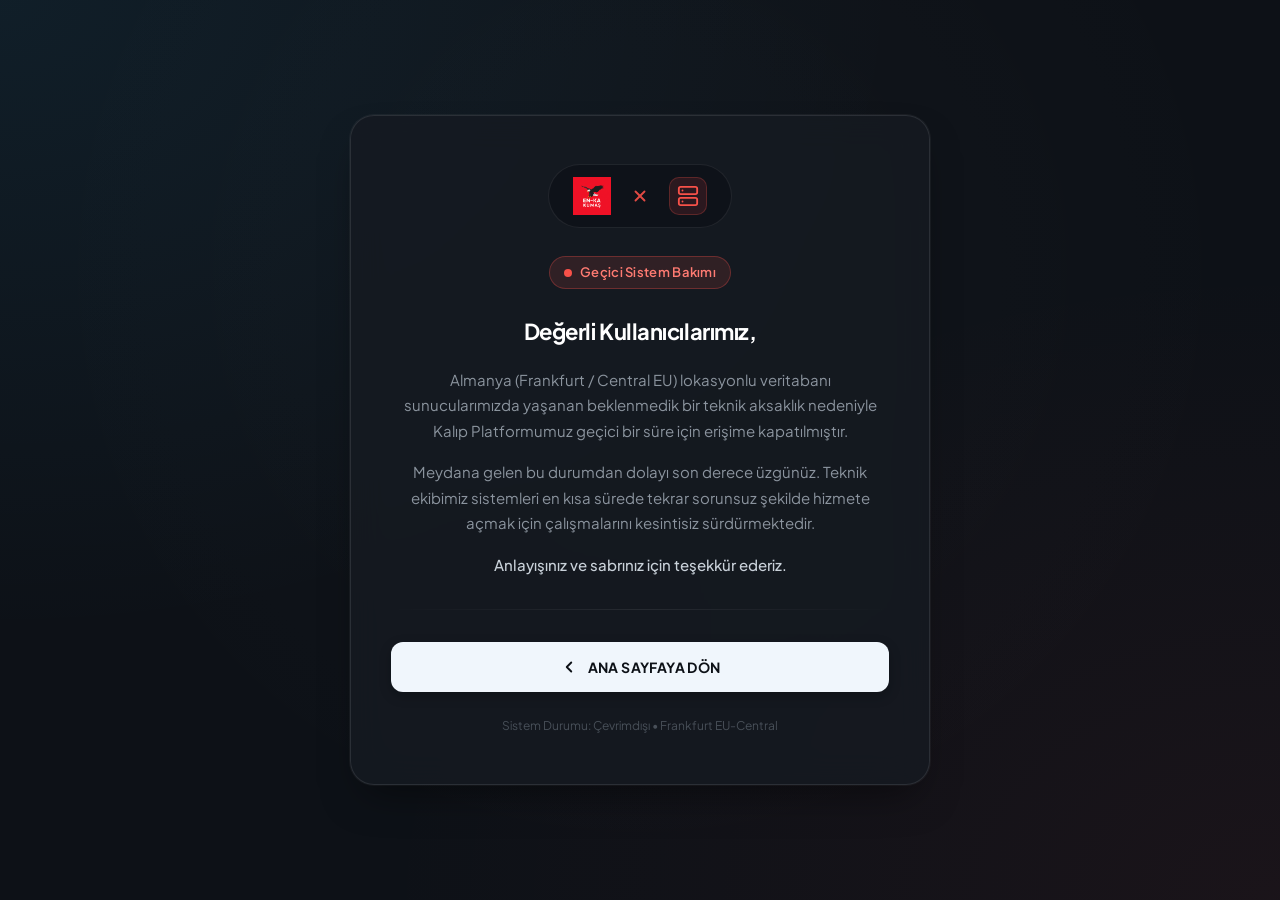
<file: uyari.html>
<!DOCTYPE html>
<html lang="tr">
<head>
  <meta charset="UTF-8" />
  <meta name="viewport" content="width=device-width, initial-scale=1.0" />
  <title>Sistem Bildirimi | Bakım & Kesinti Duyurusu</title>
  <link rel="preconnect" href="https://fonts.googleapis.com">
  <link rel="preconnect" href="https://fonts.gstatic.com" crossorigin>
  <link href="https://fonts.googleapis.com/css2?family=Plus+Jakarta+Sans:wght@400;500;600;700&display=swap" rel="stylesheet">
  <style>
    *, *::before, *::after {
      box-sizing: border-box;
      margin: 0;
      padding: 0;
    }

    body {
      min-height: 100vh;
      display: flex;
      align-items: center;
      justify-content: center;
      font-family: 'Plus Jakarta Sans', -apple-system, BlinkMacSystemFont, 'Segoe UI', Roboto, Helvetica, Arial, sans-serif;
      background-color: #0d1117;
      background-image: 
        radial-gradient(at 0% 0%, rgba(56, 189, 248, 0.08) 0px, transparent 50%),
        radial-gradient(at 100% 100%, rgba(239, 68, 68, 0.06) 0px, transparent 50%),
        radial-gradient(circle at 50% 30%, rgba(255, 255, 255, 0.02) 0%, transparent 70%);
      color: #e6edf3;
      padding: 24px 16px;
      line-height: 1.6;
    }

    .container {
      width: 100%;
      max-width: 580px;
      background: rgba(22, 27, 34, 0.85);
      border: 1px solid rgba(240, 246, 252, 0.1);
      backdrop-filter: blur(16px);
      -webkit-backdrop-filter: blur(16px);
      border-radius: 24px;
      padding: 48px 40px;
      box-shadow: 
        0 20px 40px -15px rgba(0, 0, 0, 0.5),
        0 0 0 1px rgba(255, 255, 255, 0.05);
      text-align: center;
      animation: fadeIn 0.6s cubic-bezier(0.16, 1, 0.3, 1);
    }

    @keyframes fadeIn {
      from {
        opacity: 0;
        transform: translateY(14px);
      }
      to {
        opacity: 1;
        transform: translateY(0);
      }
    }

    /* Üst Alan: Logo - Çarpı - Server İkonu */
    .brand-status-bar {
      display: inline-flex;
      align-items: center;
      justify-content: center;
      gap: 20px;
      background: rgba(13, 17, 23, 0.7);
      border: 1px solid rgba(255, 255, 255, 0.08);
      padding: 12px 24px;
      border-radius: 999px;
      margin-bottom: 28px;
    }

    .brand-logo {
      height: 38px;
      width: auto;
      max-width: 120px;
      object-fit: contain;
      display: block;
    }

    .cross-icon {
      display: flex;
      align-items: center;
      justify-content: center;
      color: #f85149;
      font-size: 20px;
      font-weight: 400;
      line-height: 1;
      user-select: none;
      opacity: 0.9;
    }

    .server-icon-wrapper {
      display: flex;
      align-items: center;
      justify-content: center;
      width: 38px;
      height: 38px;
      border-radius: 10px;
      background: rgba(248, 81, 73, 0.12);
      color: #f85149;
      border: 1px solid rgba(248, 81, 73, 0.25);
    }

    .server-icon-wrapper svg {
      width: 22px;
      height: 22px;
    }

    /* Durum Rozeti */
    .status-badge {
      display: inline-flex;
      align-items: center;
      gap: 8px;
      background: rgba(248, 81, 73, 0.12);
      color: #ff7b72;
      border: 1px solid rgba(248, 81, 73, 0.3);
      font-size: 13px;
      font-weight: 600;
      padding: 5px 14px;
      border-radius: 999px;
      margin-bottom: 24px;
      letter-spacing: 0.3px;
    }

    .pulse-dot {
      width: 8px;
      height: 8px;
      background-color: #f85149;
      border-radius: 50%;
      box-shadow: 0 0 0 0 rgba(248, 81, 73, 0.7);
      animation: pulse 1.8s infinite cubic-bezier(0.66, 0, 0, 1);
    }

    @keyframes pulse {
      to {
        box-shadow: 0 0 0 8px rgba(248, 81, 73, 0);
      }
    }

    /* Metin Alanı */
    .content-title {
      font-size: 22px;
      font-weight: 700;
      color: #ffffff;
      margin-bottom: 16px;
      letter-spacing: -0.02em;
    }

    .content-body {
      font-size: 15px;
      color: #8b949e;
      line-height: 1.7;
      text-align: center;
    }

    .content-body p {
      margin-bottom: 16px;
    }

    .content-body p:last-child {
      margin-bottom: 0;
      color: #c9d1d9;
      font-weight: 500;
    }

    .divider {
      height: 1px;
      background: linear-gradient(90deg, transparent, rgba(255, 255, 255, 0.08), transparent);
      margin: 32px 0;
    }

    /* Aksiyon Butonu */
    .action-btn {
      display: inline-flex;
      align-items: center;
      justify-content: center;
      gap: 10px;
      width: 100%;
      padding: 14px 28px;
      border-radius: 12px;
      background: #f0f6fc;
      color: #0d1117;
      font-size: 14px;
      font-weight: 700;
      letter-spacing: 0.4px;
      text-decoration: none;
      transition: all 0.2s ease;
      box-shadow: 0 4px 12px rgba(0, 0, 0, 0.25);
    }

    .action-btn:hover {
      background: #ffffff;
      transform: translateY(-2px);
      box-shadow: 0 6px 18px rgba(255, 255, 255, 0.15);
    }

    .action-btn:active {
      transform: translateY(0);
    }

    .action-btn svg {
      width: 18px;
      height: 18px;
      transition: transform 0.2s ease;
    }

    .action-btn:hover svg {
      transform: translateX(-3px);
    }

    /* Footer Bilgisi */
    .footer-note {
      margin-top: 24px;
      font-size: 12px;
      color: #484f58;
    }

    @media (max-width: 480px) {
      .container {
        padding: 36px 20px;
      }
      .brand-status-bar {
        padding: 10px 18px;
        gap: 14px;
      }
      .content-title {
        font-size: 20px;
      }
      .content-body {
        font-size: 14px;
      }
    }
  </style>
</head>
<body>

  <main class="container">
    <!-- Üst Görsel / İkon Alanı -->
    <div class="brand-status-bar">
      <!-- logo.png -->
      <img src="logo.png" alt="Platform Logo" class="brand-logo" onerror="this.style.display='none'; document.getElementById('logo-fallback').style.display='inline-flex';" />
      <!-- logo.png yüklenmezse zarif bir yedek simge -->
      <div id="logo-fallback" style="display: none; align-items: center; justify-content: center; width: 38px; height: 38px; border-radius: 10px; background: rgba(255,255,255,0.06); color: #c9d1d9;">
        <svg viewBox="0 0 24 24" width="20" height="20" fill="none" stroke="currentColor" stroke-width="2" stroke-linecap="round" stroke-linejoin="round">
          <rect width="18" height="18" x="3" y="3" rx="2"/>
          <path d="m9 9 6 6m0-6-6 6"/>
        </svg>
      </div>

      <!-- Çarpı İşareti -->
      <div class="cross-icon" aria-hidden="true">
        <svg width="18" height="18" viewBox="0 0 24 24" fill="none" stroke="currentColor" stroke-width="2.5" stroke-linecap="round" stroke-linejoin="round">
          <line x1="18" y1="6" x2="6" y2="18"></line>
          <line x1="6" y1="6" x2="18" y2="18"></line>
        </svg>
      </div>

      <!-- Server İkonu -->
      <div class="server-icon-wrapper" title="Sunucu Bağlantısı Kesildi">
        <svg viewBox="0 0 24 24" fill="none" stroke="currentColor" stroke-width="2" stroke-linecap="round" stroke-linejoin="round">
          <rect width="20" height="8" x="2" y="2" rx="2" ry="2"/>
          <rect width="20" height="8" x="2" y="14" rx="2" ry="2"/>
          <line x1="6" x2="6.01" y1="6" y2="6"/>
          <line x1="6" x2="6.01" y1="18" y2="18"/>
        </svg>
      </div>
    </div>

    <!-- Durum Rozeti -->
    <div>
      <div class="status-badge">
        <span class="pulse-dot"></span>
        <span>Geçici Sistem Bakımı</span>
      </div>
    </div>

    <!-- Metin İçeriği -->
    <div class="content-body">
      <h1 class="content-title">Değerli Kullanıcılarımız,</h1>
      
      <p>
        Almanya (Frankfurt / Central EU) lokasyonlu veritabanı sunucularımızda yaşanan beklenmedik bir teknik aksaklık nedeniyle Kalıp Platformumuz geçici bir süre için erişime kapatılmıştır.
      </p>

      <p>
        Meydana gelen bu durumdan dolayı son derece üzgünüz. Teknik ekibimiz sistemleri en kısa sürede tekrar sorunsuz şekilde hizmete açmak için çalışmalarını kesintisiz sürdürmektedir.
      </p>

      <p>
        Anlayışınız ve sabrınız için teşekkür ederiz.
      </p>
    </div>

    <!-- Ayırıcı Çizgi -->
    <div class="divider"></div>

    <!-- Buton -->
    <a href="index.html" class="action-btn">
      <svg viewBox="0 0 24 24" fill="none" stroke="currentColor" stroke-width="2.5" stroke-linecap="round" stroke-linejoin="round">
        <path d="m15 18-6-6 6-6"/>
      </svg>
      ANA SAYFAYA DÖN
    </a>

    <div class="footer-note">
      Sistem Durumu: Çevrimdışı &bull; Frankfurt EU-Central
    </div>
  </main>

</body>
</html>
</file>
<file: css/dock.css>
/* EN-KA Glass Dock — Loading Spinner Overlay */
body {
    padding-bottom: 110px !important;
}

.enka-dock-wrapper {
    position: fixed;
    bottom: 16px;
    left: 50%;
    transform: translateX(-50%);
    z-index: 9999;
    width: calc(100% - 24px);
    max-width: 420px;
    pointer-events: none;
}

.enka-dock-wrapper * {
    pointer-events: auto;
}

.enka-dock-row {
    display: flex;
    align-items: center;
    gap: 10px;
}

.enka-dock-pill {
    flex: 1;
    position: relative;
    background: rgba(255, 255, 255, 0.78);
    backdrop-filter: blur(30px) saturate(200%);
    -webkit-backdrop-filter: blur(30px) saturate(200%);
    border: 1px solid rgba(255, 255, 255, 0.9);
    border-radius: 9999px;
    padding: 6px 4px;
    box-shadow:
        0 1px 0 rgba(255, 255, 255, 0.95) inset,
        0 8px 32px rgba(0, 0, 0, 0.08);
    overflow: hidden;
}

.dark .enka-dock-pill {
    background: rgba(18, 10, 14, 0.88);
    border-color: rgba(255, 255, 255, 0.1);
    box-shadow: 0 8px 32px rgba(0, 0, 0, 0.45);
}

.enka-dock-items {
    position: relative;
    display: flex;
    justify-content: space-around;
    align-items: stretch;
    z-index: 2;
    min-height: 52px;
}

/* Pill indicator */
.enka-dock-indicator {
    position: absolute;
    top: 5px;
    bottom: 5px;
    left: 0;
    width: 64px;
    border-radius: 18px;
    background: rgba(0, 0, 0, 0.07);
    z-index: 1;
    touch-action: none;
    cursor: grab;
    will-change: left, width;
    transition:
        left 0.55s cubic-bezier(0.25, 0.9, 0.35, 1),
        width 0.55s cubic-bezier(0.25, 0.9, 0.35, 1);
}

.dark .enka-dock-indicator {
    background: rgba(255, 255, 255, 0.11);
}

.enka-dock-indicator.is-dragging {
    cursor: grabbing;
    transition: none;
}

.enka-dock-indicator.is-snapping {
    transition:
        left 0.6s cubic-bezier(0.22, 1.05, 0.36, 1),
        width 0.6s cubic-bezier(0.22, 1.05, 0.36, 1);
}

.enka-dock-indicator.edge-hit {
    opacity: 0.85;
}

.enka-dock-item {
    flex: 1;
    display: flex;
    flex-direction: column;
    align-items: center;
    justify-content: center;
    gap: 2px;
    padding: 4px 2px;
    border: none;
    background: transparent;
    cursor: pointer;
    position: relative;
    z-index: 3;
    -webkit-tap-highlight-color: transparent;
}

.enka-dock-item-icon {
    width: 28px;
    height: 28px;
    display: flex;
    align-items: center;
    justify-content: center;
    color: #374151;
    font-size: 16px;
    transition: color 0.25s ease;
}

.dark .enka-dock-item-icon { color: #d1d5db; }

.enka-dock-item-label {
    font-family: 'Plus Jakarta Sans', -apple-system, sans-serif;
    font-size: 7px;
    font-weight: 800;
    letter-spacing: 0.04em;
    text-transform: uppercase;
    color: #6b7280;
    transition: color 0.25s ease;
    line-height: 1;
}

.dark .enka-dock-item-label { color: #9ca3af; }

.enka-dock-item.active .enka-dock-item-icon { color: #111827; }
.enka-dock-item.active .enka-dock-item-label { color: #111827; }
.dark .enka-dock-item.active .enka-dock-item-icon,
.dark .enka-dock-item.active .enka-dock-item-label { color: #f9fafb; }

.enka-dock-enkai {
    flex-shrink: 0;
    width: 58px;
    height: 58px;
    border-radius: 50%;
    background: #111111;
    border: none;
    display: flex;
    align-items: center;
    justify-content: center;
    cursor: pointer;
    box-shadow: 0 6px 24px rgba(0, 0, 0, 0.25);
    transition: transform 0.3s cubic-bezier(0.34, 1.4, 0.64, 1), box-shadow 0.3s ease;
    -webkit-tap-highlight-color: transparent;
}

.enka-dock-enkai:hover {
    transform: scale(1.06);
    box-shadow: 0 8px 32px rgba(0, 0, 0, 0.35);
}

.enka-dock-enkai:active { transform: scale(0.96); }
.enka-dock-enkai svg { width: 26px; height: 26px; }

/* Loading Spinner */
.enka-loading-spinner {
    position: fixed;
    inset: 0;
    z-index: 9998;
    display: flex;
    align-items: center;
    justify-content: center;
    background: rgba(0, 0, 0, 0.4);
    backdrop-filter: blur(2px);
    -webkit-backdrop-filter: blur(2px);
    pointer-events: auto;
    opacity: 0;
    visibility: hidden;
    transition: opacity 0.3s ease, visibility 0.3s ease;
}

.enka-loading-spinner.open {
    opacity: 1;
    visibility: visible;
    pointer-events: auto;
}

.enka-spinner-bg {
    position: relative;
    width: 120px;
    height: 120px;
    border-radius: 20px;
    display: flex;
    align-items: center;
    justify-content: center;
    box-shadow: 0 8px 32px rgba(0, 0, 0, 0.3);
    animation: enka-spinner-float 6s ease-in-out infinite;
}

@keyframes enka-spinner-float {
    0%, 100% { transform: translateY(0); }
    50% { transform: translateY(-20px); }
}

.enka-spinner-loader {
    position: absolute;
    width: 48px;
    height: 48px;
    border: 4px solid currentColor;
    border-top-color: transparent;
    border-radius: 50%;
    animation: enka-spinner-rotate 0.8s linear infinite;
}

@keyframes enka-spinner-rotate {
    to { transform: rotate(360deg); }
}

/* Reduce motion */
@media (prefers-reduced-motion: reduce) {
    .enka-spinner-loader { animation: none; }
    .enka-spinner-bg { animation: none; }
}

/* Contact Overlay */
.enka-contact-overlay {
    position: fixed;
    inset: 0;
    z-index: 10000;
    background: rgba(0, 0, 0, 0);
    backdrop-filter: blur(0px);
    -webkit-backdrop-filter: blur(0px);
    pointer-events: none;
    opacity: 0;
    visibility: hidden;
    transition: opacity 0.4s ease, backdrop-filter 0.4s ease, visibility 0.4s;
}

.enka-contact-overlay.open {
    opacity: 1;
    visibility: visible;
    pointer-events: auto;
    background: rgba(0, 0, 0, 0.65);
    backdrop-filter: blur(8px);
    -webkit-backdrop-filter: blur(8px);
}

.enka-contact-title {
    position: fixed;
    top: 0;
    left: 0;
    right: 0;
    padding: 56px 24px 20px;
    text-align: center;
    font-family: 'Plus Jakarta Sans', sans-serif;
    font-size: 1.25rem;
    font-weight: 800;
    letter-spacing: 0.12em;
    text-transform: uppercase;
    color: #ffffff;
    z-index: 10001;
    opacity: 0;
    transform: translateY(-20px);
    transition: opacity 0.4s ease 0.1s, transform 0.4s cubic-bezier(0.34, 1.2, 0.64, 1) 0.1s;
}

.enka-contact-overlay.open .enka-contact-title {
    opacity: 1;
    transform: translateY(0);
}

.enka-contact-close {
    position: fixed;
    top: 20px;
    right: 20px;
    width: 44px;
    height: 44px;
    border-radius: 50%;
    background: rgba(255, 255, 255, 0.15);
    border: 1px solid rgba(255, 255, 255, 0.25);
    color: white;
    font-size: 18px;
    display: flex;
    align-items: center;
    justify-content: center;
    cursor: pointer;
    z-index: 10002;
    opacity: 0;
    transform: scale(0.8);
    transition: opacity 0.3s ease 0.15s, transform 0.3s cubic-bezier(0.34, 1.4, 0.64, 1) 0.15s, background 0.2s;
}

.enka-contact-overlay.open .enka-contact-close {
    opacity: 1;
    transform: scale(1);
}

.enka-contact-close:hover { background: rgba(255, 255, 255, 0.25); }

.enka-contact-actions {
    position: fixed;
    bottom: 90px;
    right: 20px;
    display: flex;
    flex-direction: column;
    align-items: flex-end;
    gap: 12px;
    z-index: 10001;
}

.enka-contact-action {
    display: flex;
    align-items: center;
    gap: 12px;
    padding: 14px 22px;
    border-radius: 9999px;
    font-family: 'Plus Jakarta Sans', sans-serif;
    font-size: 13px;
    font-weight: 700;
    color: white;
    text-decoration: none;
    box-shadow: 0 8px 28px rgba(0, 0, 0, 0.25);
    opacity: 0;
    transform: translateX(40px) scale(0.9);
    transition:
        opacity 0.4s cubic-bezier(0.34, 1.2, 0.64, 1),
        transform 0.4s cubic-bezier(0.34, 1.2, 0.64, 1),
        box-shadow 0.2s ease;
}

.enka-contact-overlay.open .enka-contact-action {
    opacity: 1;
    transform: translateX(0) scale(1);
}

.enka-contact-overlay.open .enka-contact-action:nth-child(1) { transition-delay: 0.12s; }
.enka-contact-overlay.open .enka-contact-action:nth-child(2) { transition-delay: 0.2s; }
.enka-contact-overlay.open .enka-contact-action:nth-child(3) { transition-delay: 0.28s; }
.enka-contact-overlay.open .enka-contact-action:nth-child(4) { transition-delay: 0.36s; }

.enka-contact-action:hover {
    transform: translateX(-4px) scale(1.03);
    box-shadow: 0 12px 36px rgba(0, 0, 0, 0.3);
}

.enka-contact-action i { font-size: 18px; }
.enka-contact-action.wa { background: #25D366; }
.enka-contact-action.ig { background: linear-gradient(135deg, #f58529, #dd2a7b, #8134af); }
.enka-contact-action.map { background: #4285F4; }
.enka-contact-action.phone { background: rgba(255, 255, 255, 0.95); color: #1a2332; }

#spa-content { transition: opacity 0.25s ease; }
#spa-content.spa-loading { opacity: 0.4; pointer-events: none; }

@media (max-width: 380px) {
    .enka-dock-item-label { font-size: 6px; }
    .enka-dock-indicator { border-radius: 16px; }
    .enka-dock-enkai { width: 52px; height: 52px; }
}
</file>
